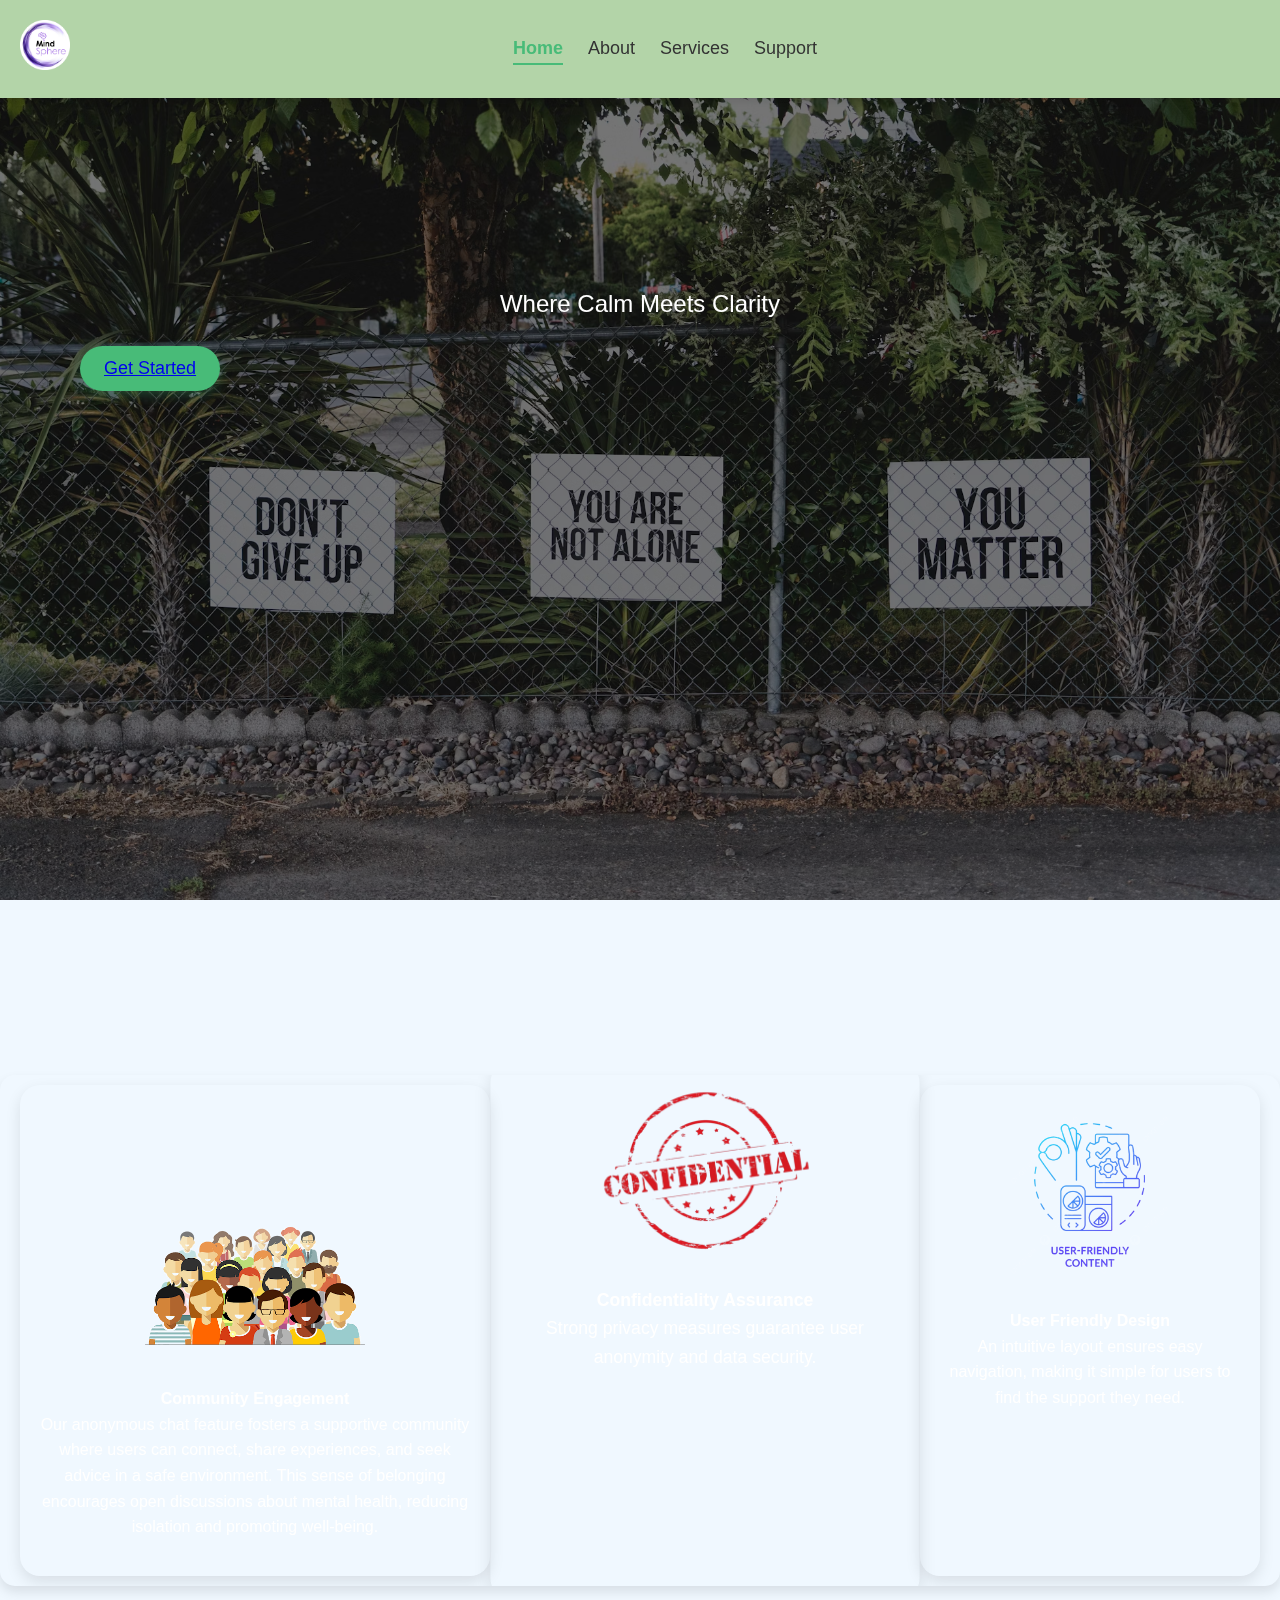
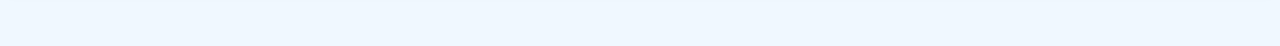
<file: index.html>
<!DOCTYPE html>
<html lang="en">
<head>
    <meta charset="UTF-8">
    <meta name="viewport" content="width=device-width, initial-scale=1.0">
    <title>Mind Sphere</title>
    <link rel="stylesheet" href="styles.css">
</head>
<body>
    <div class="overlay"></div> <!-- Overlay added for background effect -->
    <div class="main-content">
        <!-- Header Section -->
        <header>
            <div class="logo">
                <img src="./photo/mindsphere.png" alt="Mind Sphere Logo">
            </div>
            <nav>
                <ul>
                    <li><a href="#" class="active">Home</a></li>
                    <li><a href="./about.html">About</a></li>
                    <li class="dropdown">
                        <a href="#">Services</a>
                        <ul class="dropdown-content">
                            <li><a href="./informationhub.html">Information Hub</a></li>
                            <li><a href="./selfassesment.html">Self Assessment</a></li>
                            <li><a href="./peersupport.html">Anonymous Peer Support</a></li>
                        </ul>
                    </li>
                    <li><a href="./support.html">Support</a></li>
                </ul>
            </nav>
        </header>

        <main>
            <div class="hero">
                <div class="tagline">
                    <h2>Where Calm Meets Clarity</h2>
                </div>
                <button class="get-started"><a href="loginsignup.html">Get Started</a></button>
                
            </div>

            <div class="why-us">
                <a href="#">Why Us?</a>
            </div>
            <div class="scrollable-content">
                <div class="scroll-container">
                    <div class="scroll-item">
                        <img src="./photo/community.png" alt="Photo 1">
                        <p><strong>Community Engagement</strong><br> Our anonymous chat feature fosters a supportive community where users can connect, share experiences, and seek advice in a safe environment. This sense of belonging encourages open discussions about mental health, reducing isolation and promoting well-being.</p>
                    </div>
                    
                    <div class="scroll-item">
                        <img src="./photo/confidential.png" alt="Photo 1">
                        <p><strong>Confidentiality Assurance </strong><br> Strong privacy measures guarantee user anonymity and data security.</p>
                    </div>
                    <div class="scroll-item">
                        <img src="./photo/user.png" alt="Photo 1">
                        <p><strong>User Friendly Design </strong><br> An intuitive layout ensures easy navigation, making it simple for users to find the support they need.
                        </p>
                    </div>
                </div>
            </div>
        </main>
    </div> <!-- main-content -->
    <script src="script1.js"></script>
</body>
</html>
</file>
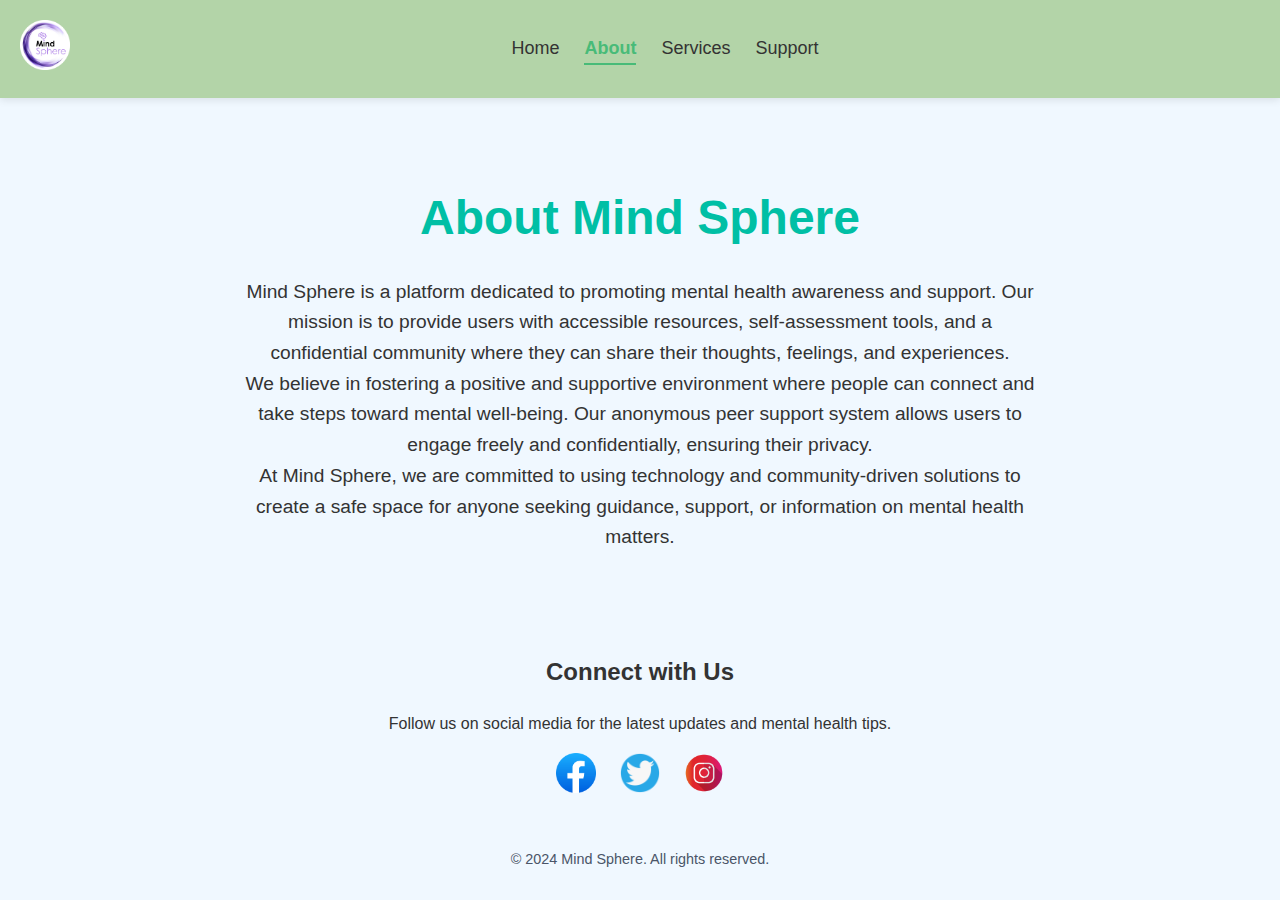
<file: about.html>
<!DOCTYPE html>
<html lang="en">
<head>
    <meta charset="UTF-8">
    <meta name="viewport" content="width=device-width, initial-scale=1.0">
    <title>Mind Sphere - About Us</title>
    <link rel="stylesheet" href="about.css">
</head>
<body>
    <div class="overlay"></div> <!-- Overlay for background effect -->
    <div class="main-content">
        <!-- Header Section -->
        <header>
            <div class="logo">
                <img src="./photo/mindsphere.png" alt="Mind Sphere Logo">
            </div>
            <nav>
                <ul>
                    <li><a href="./index.html" class="#">Home</a></li>
                    <li><a href="#" class="active">About</a></li>
                    <li class="dropdown">
                        <a href="#">Services</a>
                        <ul class="dropdown-content">
                            <li><a href="./informationhub.html">Information Hub</a></li>
                            <li><a href="./selfassesment.html">Self Assessment</a></li>
                            <li><a href="./peersupport.html">Anonymous Peer Support</a></li>
                        </ul>
                    </li>
                    <li><a href="./support.html">Support</a></li>
                </ul>
            </nav>
        </header>

        <!-- About Us Section -->
        <section class="about-us">
            <h1>About Mind Sphere</h1>
            <p>
                Mind Sphere is a platform dedicated to promoting mental health awareness and support. Our mission is to provide users with accessible resources, self-assessment tools, and a confidential community where they can share their thoughts, feelings, and experiences. 
            </p>
            <p>
                We believe in fostering a positive and supportive environment where people can connect and take steps toward mental well-being. Our anonymous peer support system allows users to engage freely and confidentially, ensuring their privacy.
            </p>
            <p>
                At Mind Sphere, we are committed to using technology and community-driven solutions to create a safe space for anyone seeking guidance, support, or information on mental health matters.
            </p>
        </section>

        <!-- Social Media Section -->
        <section class="social-media">
            <h2>Connect with Us</h2>
            <p>Follow us on social media for the latest updates and mental health tips.</p>
            <div class="social-icons">
                <a href="https://facebook.com" target="_blank"><img src="./photo/facebook.png" alt="Facebook"></a>
                <a href="https://twitter.com" target="_blank"><img src="./photo/twitter.png" alt="Twitter"></a>
                <a href="https://instagram.com" target="_blank"><img src="./photo/instagram.png" alt="Instagram"></a>
            </div>
        </section>
    </div>
    <!-- Footer Section -->
    <footer>
      <p>&copy; 2024 Mind Sphere. All rights reserved.</p>
  </footer>
    <script src="script.js"></script>
</body>
</html>
</file>
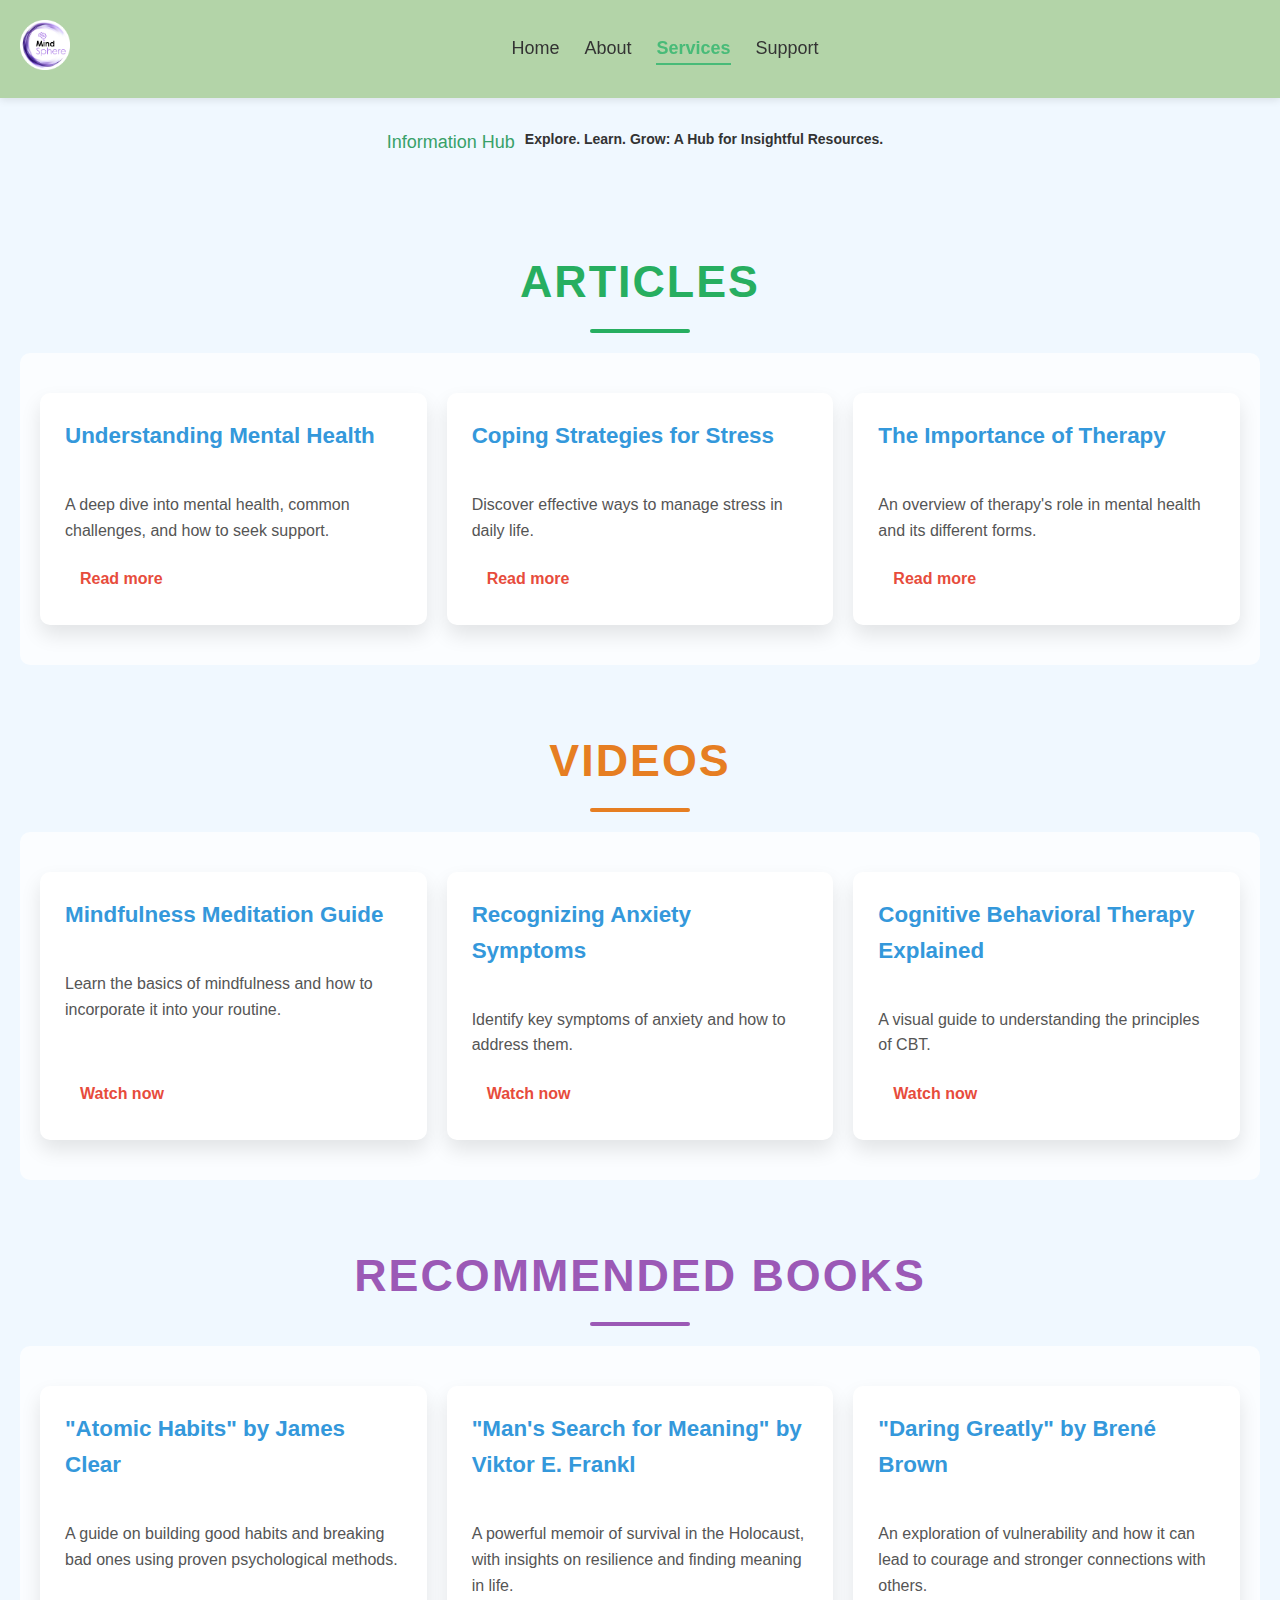
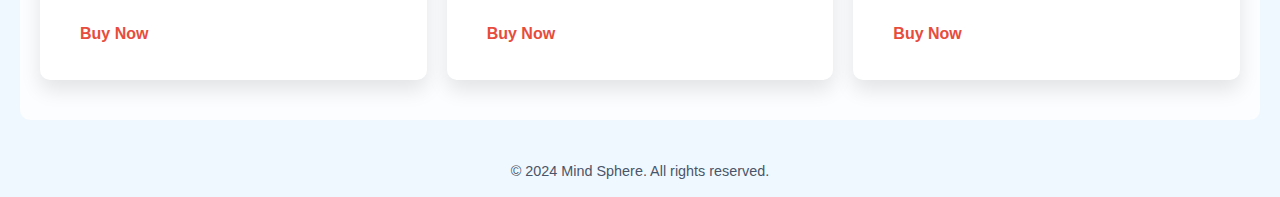
<file: informationhub.html>
<!DOCTYPE html>
<html lang="en">
<head>
    <meta charset="UTF-8">
    <meta name="viewport" content="width=device-width, initial-scale=1.0">
    <title>Resource Library - Mind Sphere</title>
    <link rel="stylesheet" href="information.css"> <!-- Link to your CSS file -->
</head>
<body>
    <!-- Header Section -->
    <header>
        <div class="logo">
            <img src="./photo/mindsphere.png" alt="Mind Sphere Logo">
        </div>
        <nav>
            <ul>
                <li><a href="./index.html" class="#">Home</a></li>
                <li><a href="#">About</a></li>
                <li class="dropdown">
                    <a href="#" class="active">Services</a>
                    <ul class="dropdown-content">
                        <li><a href="./informationhub.html">Information Hub</a></li>
                        <li><a href="./selfassesment.html">Self Assessment</a></li>
                        <li><a href="./peersupport.html">Anonymous Peer Support</a></li>
                    </ul>
                </li>
                <li><a href="./support.html">Support</a></li>
            </ul>
        </nav>
    </header>

    <main>
        <!-- Breadcrumb Navigation -->
        <nav aria-label="breadcrumb">
            <ol class="breadcrumb">
                <li><a href="#">Information Hub<br></a></li>
                <li class="active" aria-current="page">Explore. Learn. Grow: A Hub for Insightful Resources.</li>
            </ol>
        </nav>
        <section class="resources">
            <h2>Articles</h2>
            <div class="card-container">
                <div class="card">
                    <h3>Understanding Mental Health</h3>
                    <p>A deep dive into mental health, common challenges, and how to seek support.</p>
                    <a href="https://www.uchicagomedicine.org/forefront/health-and-wellness-articles/mental-health-awareness-q-and-a">Read more</a>
                </div>
                <div class="card">
                    <h3>Coping Strategies for Stress</h3>
                    <p>Discover effective ways to manage stress in daily life.</p>
                    <a href="https://my.clevelandclinic.org/health/articles/6392-stress-coping-with-lifes-stressors">Read more</a>
                </div>
                <div class="card">
                    <h3>The Importance of Therapy</h3>
                    <p>An overview of therapy's role in mental health and its different forms.</p>
                    <a href="https://mentalhealthyfit.org/facts?gad_source=1&gclid=CjwKCAjw68K4BhAuEiwAylp3kgKEzRRjdjNdrjTkYzPVo5zpJcw57-bT7EVbKQPCLudKf4YakoBl1RoCXoYQAvD_BwE">Read more</a>
                </div>
            </div>
        
            <h2>Videos</h2>
            <div class="card-container">
                <div class="card">
                    <h3>Mindfulness Meditation Guide</h3>
                    <p>Learn the basics of mindfulness and how to incorporate it into your routine.</p>
                    <a href="https://www.youtube.com/watch?v=6p_yaNFSYao&pp=ygUcTWluZGZ1bG5lc3MgTWVkaXRhdGlvbiBHdWlkZQ%3D%3D">Watch now</a>
                </div>
                <div class="card">
                    <h3>Recognizing Anxiety Symptoms</h3>
                    <p>Identify key symptoms of anxiety and how to address them.</p>
                    <a href="https://www.youtube.com/watch?v=tNYrtO0QHVs&pp=ygUcUmVjb2duaXppbmcgQW54aWV0eSBTeW1wdG9tcw%3D%3D">Watch now</a>
                </div>
                <div class="card">
                    <h3>Cognitive Behavioral Therapy Explained</h3>
                    <p>A visual guide to understanding the principles of CBT.</p>
                    <a href="https://www.youtube.com/watch?v=o7dapuggLcs&pp=ygUmQ29nbml0aXZlIEJlaGF2aW9yYWwgVGhlcmFweSBFeHBsYWluZWQ%3D">Watch now</a>
                </div>
            </div>
        
            <h2>Recommended Books</h2>
            <div class="card-container">
                <div class="card">
                    <h3>"Atomic Habits" by James Clear</h3>
                    <p>A guide on building good habits and breaking bad ones using proven psychological methods.</p>
                    <a href="https://www.amazon.com/Atomic-Habits-Proven-Build-Break/dp/0735211299">Buy Now</a>
                </div>
                <div class="card">
                    <h3>"Man's Search for Meaning" by Viktor E. Frankl</h3>
                    <p>A powerful memoir of survival in the Holocaust, with insights on resilience and finding meaning in life.</p>
                    <a href="https://www.amazon.com/Mans-Search-Meaning-Viktor-Frankl-ebook/dp/B009U9S6FI">Buy Now</a>
                </div>
                <div class="card">
                    <h3>"Daring Greatly" by Brené Brown</h3>
                    <p>An exploration of vulnerability and how it can lead to courage and stronger connections with others.</p>
                    <a href="https://www.amazon.com/Daring-Greatly-Courage-Vulnerable-Transforms/dp/1592408419">Buy Now</a>
                </div>    
            </div>
        </section>
    </main>
    <footer>
        <p>&copy; 2024 Mind Sphere. All rights reserved.</p>
    </footer>
</body>
</html>
</file>
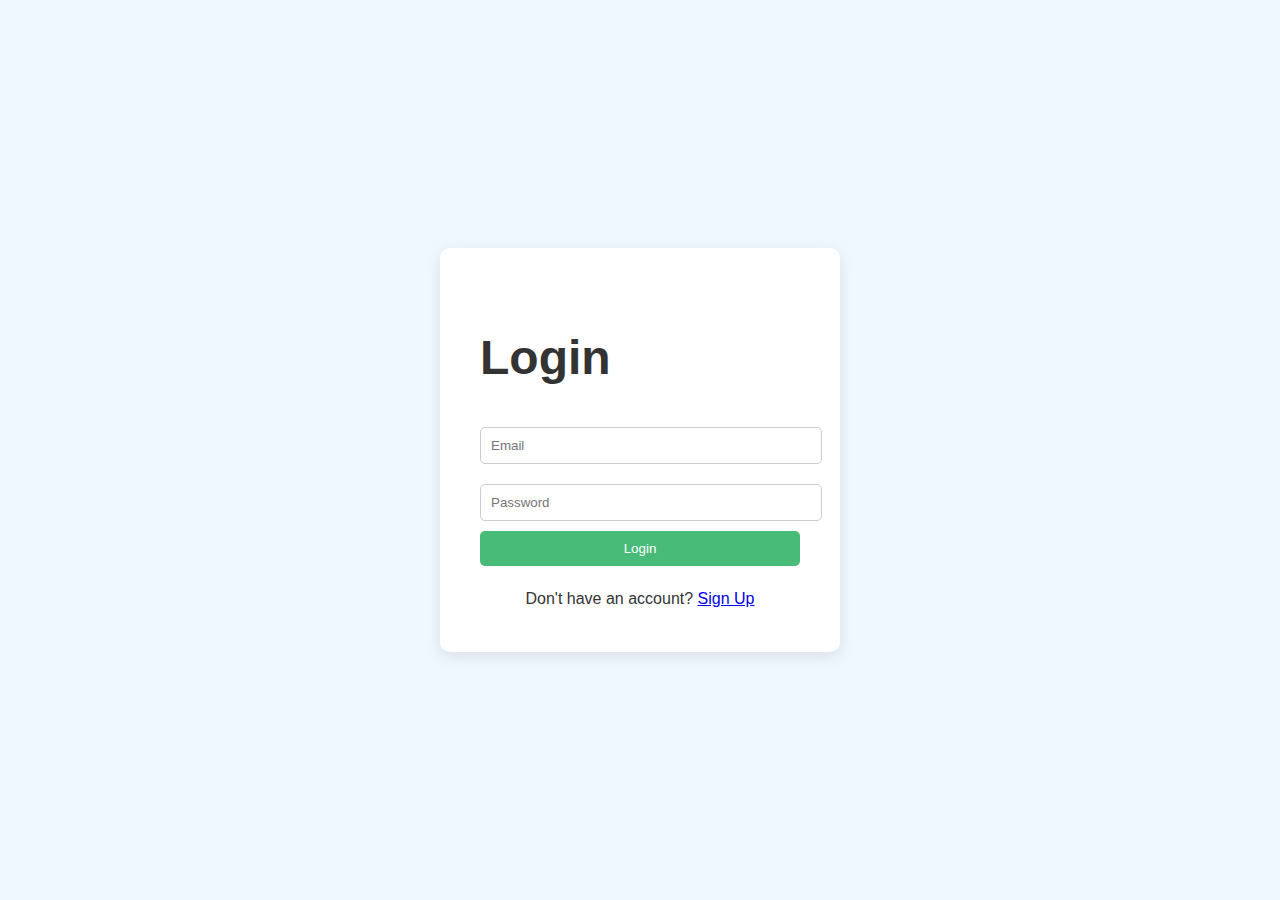
<file: loginsignup.html>
<!DOCTYPE html>
<html lang="en">
<head>
    <meta charset="UTF-8">
    <meta name="viewport" content="width=device-width, initial-scale=1.0">
    <title>Login / Sign Up</title>
    <link rel="stylesheet" href="loginsignup.css">
</head>
<body>
    <div class="container">
        <div class="form-container" id="login-container">
            <form action="#">
                <h1>Login</h1>
                <input type="email" placeholder="Email" required>
                <input type="password" placeholder="Password" required>
                <button type="submit">Login</button>
                <span>Don't have an account? <a href="#" id="toggle">Sign Up</a></span>
            </form>
        </div>
        <div class="form-container" id="signup-container">
            <form action="#">
                <h1>Sign Up</h1>
                <input type="text" placeholder="Full Name" required>
                <input type="email" placeholder="Email" required>
                <input type="password" placeholder="Password" required>
                <button type="submit">Sign Up</button>
                <span>Already have an account? <a href="#" id="toggle-back">Login</a></span>
            </form>
        </div>
    </div>
    <script src="script.js"></script>

</body>
</html>
</file>
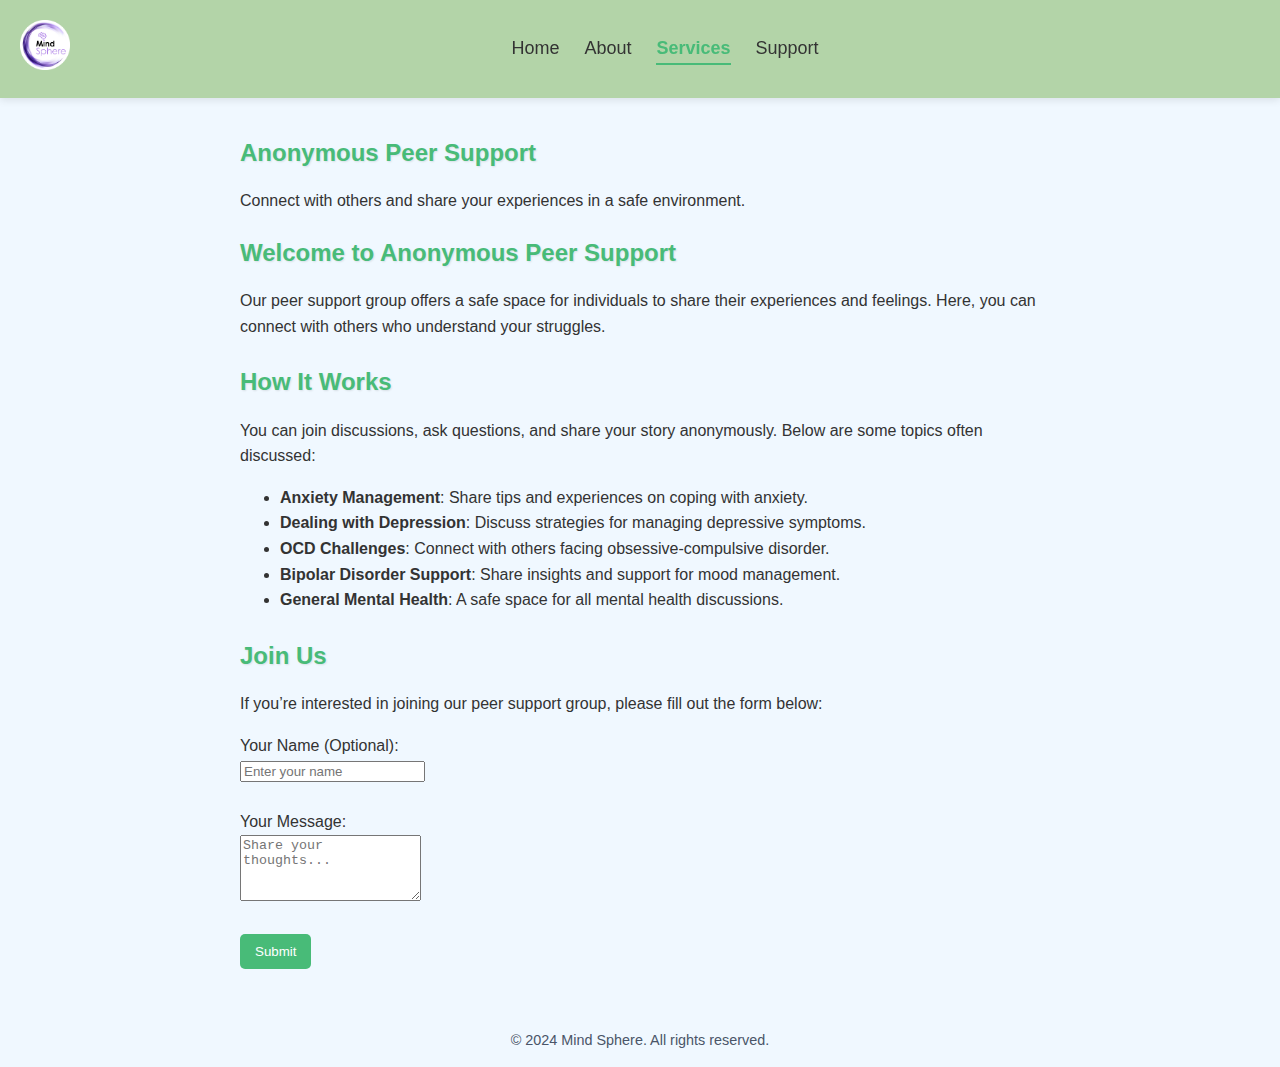
<file: peersupport.html>
<!DOCTYPE html>
<html lang="en">
<head>
    <meta charset="UTF-8">
    <meta name="viewport" content="width=device-width, initial-scale=1.0">
    <title>Resource Library - Mind Sphere</title>
    <link rel="stylesheet" href="peer.css"> <!-- Link to your CSS file -->
    <style>
        /* Notification Styles */
        .notification {
            display: none; /* Hidden by default */
            position: fixed; /* Fixed position */
            bottom: 20px; /* Position from bottom */
            right: 20px; /* Position from right */
            background-color: #48bb78; /* Matching website color */
            color: white; /* White text color */
            padding: 10px 20px; /* Padding around text */
            border-radius: 5px; /* Rounded corners */
            box-shadow: 0 2px 8px rgba(0, 0, 0, 0.2); /* Shadow effect */
            z-index: 1000; /* Ensure it's on top */
            transition: opacity 0.3s ease; /* Fade-in effect */
            opacity: 0; /* Start invisible */
        }

        .notification.show {
            display: block; /* Show when triggered */
            opacity: 1; /* Fully visible */
        }
    </style>
    <script>
        // Function to show a notification message when the form is submitted
        function showSubmissionMessage(event) {
            event.preventDefault(); // Prevent the default form submission

            const notification = document.getElementById('notification');
            notification.classList.add('show'); // Show the notification

            // Remove the notification after 3 seconds
            setTimeout(() => {
                notification.classList.remove('show'); // Hide the notification
            }, 3000);
        }
    </script>
</head>
<body>
    <!-- Header Section -->
    <header>
        <div class="logo">
            <img src="./photo/mindsphere.png" alt="Mind Sphere Logo">
        </div>
        <nav>
            <ul>
                <li><a href="./index.html" class="#">Home</a></li>
                <li><a href="#">About</a></li>
                <li class="dropdown">
                    <a href="#" class="active">Services</a>
                    <ul class="dropdown-content">
                        <li><a href="./informationhub.html">Information Hub</a></li>
                        <li><a href="./selfassesment.html">Self Assessment</a></li>
                        <li><a href="#">Anonymous Peer Support</a></li>
                    </ul>
                </li>
                <li><a href="./support.html">Support</a></li>
            </ul>
        </nav>
    </header>

    <!-- Anonymous Peer Support Section -->
    <main>
        <div class="content">
            <h1 class="highlight-heading">Anonymous Peer Support</h1>
            <p>Connect with others and share your experiences in a safe environment.</p>

            <h2 class="highlight-heading">Welcome to Anonymous Peer Support</h2>
            <p>Our peer support group offers a safe space for individuals to share their experiences and feelings. Here, you can connect with others who understand your struggles.</p>
            
            <h3 class="highlight-heading">How It Works</h3>
            <p>You can join discussions, ask questions, and share your story anonymously. Below are some topics often discussed:</p>
            <ul class="support-list">
                <li><strong>Anxiety Management</strong>: Share tips and experiences on coping with anxiety.</li>
                <li><strong>Dealing with Depression</strong>: Discuss strategies for managing depressive symptoms.</li>
                <li><strong>OCD Challenges</strong>: Connect with others facing obsessive-compulsive disorder.</li>
                <li><strong>Bipolar Disorder Support</strong>: Share insights and support for mood management.</li>
                <li><strong>General Mental Health</strong>: A safe space for all mental health discussions.</li>
            </ul>

            <h3 class="highlight-heading">Join Us</h3>
            <p>If you’re interested in joining our peer support group, please fill out the form below:</p>
            <form onsubmit="showSubmissionMessage(event)"> <!-- Call showSubmissionMessage function on form submission -->
                <label for="name">Your Name (Optional):</label><br>
                <input type="text" id="name" name="name" placeholder="Enter your name"><br><br>
                <label for="message">Your Message:</label><br>
                <textarea id="message" name="message" rows="4" placeholder="Share your thoughts..."></textarea><br><br>
                <button type="submit">Submit</button>
            </form>
        </div>
    </main>

    <!-- Notification Message -->
    <div id="notification" class="notification">
        Your message has been submitted!
    </div>

    <!-- Footer Section -->
    <footer>
        <p>&copy; 2024 Mind Sphere. All rights reserved.</p>
    </footer>
</body>
</html>
</file>
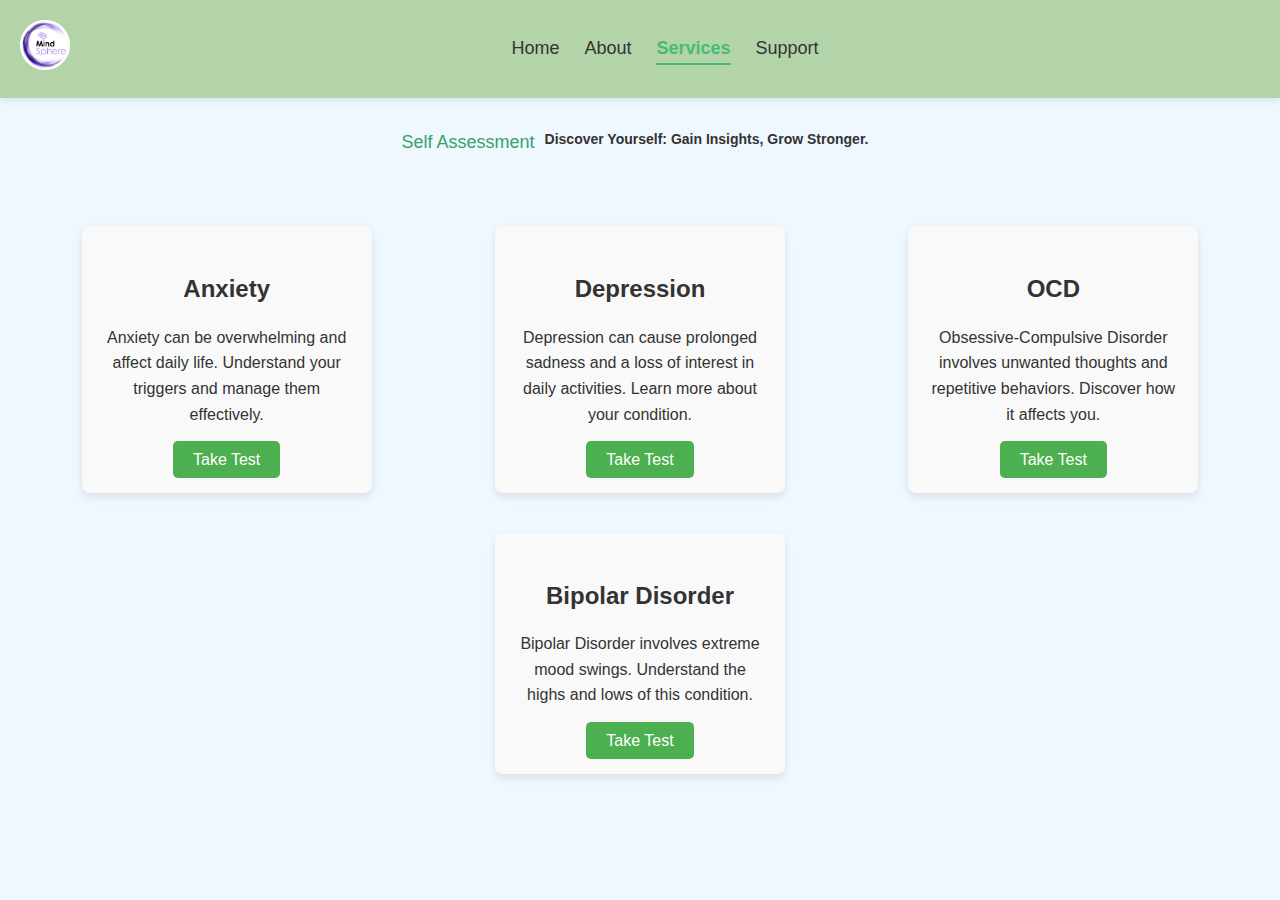
<file: selfassesment.html>
<!DOCTYPE html>
<html lang="en">
<head>
    <meta charset="UTF-8">
    <meta name="viewport" content="width=device-width, initial-scale=1.0">
    <title>Mind Sphere</title>
    <link rel="stylesheet" href="self.css">
</head>
<body>
    <!-- Header Section -->
    <header>
        <div class="logo">
            <img src="./photo/mindsphere.png" alt="Mind Sphere Logo">
        </div>
        <nav>
            <ul>
                <li><a href="./index.html" class="#">Home</a></li>
                <li><a href="#">About</a></li>
                <li class="dropdown">
                    <a href="#" class="active">Services</a>
                    <ul class="dropdown-content">
                        <li><a href="./informationhub.html">Information Hub</a></li>
                        <li><a href="#">Self Assessment</a></li>
                        <li><a href="./peersupport.html">Anonymous Peer Support</a></li>
                    </ul>
                </li>
                <li><a href="./support.html">Support</a></li>
            </ul>
        </nav>
    </header>

    <!-- Main Section -->
    <main>
        <!-- Breadcrumb Navigation -->
        <nav aria-label="breadcrumb">
            <ol class="breadcrumb">
                <li><a href="#">Self Assessment<br></a></li>
                <li class="active" aria-current="page">Discover Yourself: Gain Insights, Grow Stronger.</li>
            </ol>
        </nav>

        <!-- Cards Section -->
        <section class="card-container">
            <div class="card" id="anxiety-card">
                <h3>Anxiety</h3>
                <p>Anxiety can be overwhelming and affect daily life. Understand your triggers and manage them effectively.</p>
                <a href="#" class="take-test-button" onclick="openModal('anxiety-modal')">Take Test</a>
            </div>
            <div class="card" id="depression-card">
                <h3>Depression</h3>
                <p>Depression can cause prolonged sadness and a loss of interest in daily activities. Learn more about your condition.</p>
                <a href="#" class="take-test-button" onclick="openModal('depression-modal')">Take Test</a>
            </div>
            <div class="card" id="ocd-card">
                <h3>OCD</h3>
                <p>Obsessive-Compulsive Disorder involves unwanted thoughts and repetitive behaviors. Discover how it affects you.</p>
                <a href="#" class="take-test-button" onclick="openModal('ocd-modal')">Take Test</a>
            </div>
            <div class="card" id="bipolar-card">
                <h3>Bipolar Disorder</h3>
                <p>Bipolar Disorder involves extreme mood swings. Understand the highs and lows of this condition.</p>
                <a href="#" class="take-test-button" onclick="openModal('bipolar-modal')">Take Test</a>
            </div>
        </section>
    </main>

    <!-- Modals for Each Test -->

    <!-- Anxiety Modal -->
    <div id="anxiety-modal" class="modal">
        <div class="modal-content">
            <span class="close" onclick="closeModal('anxiety-modal')">&times;</span>
            <h3>Anxiety Test</h3>
            <form id="anxiety-form" onsubmit="showResult(event, 'anxiety-result');">
                <p>1. Do you often feel nervous or anxious in social situations?</p>
                <label><input type="radio" name="q1" value="yes"> Yes</label>
                <label><input type="radio" name="q1" value="no"> No</label>
                
                <p>2. Do you experience rapid heartbeats when you're stressed?</p>
                <label><input type="radio" name="q2" value="yes"> Yes</label>
                <label><input type="radio" name="q2" value="no"> No</label>
                
                <p>3. Do you often avoid situations that make you feel anxious?</p>
                <label><input type="radio" name="q3" value="yes"> Yes</label>
                <label><input type="radio" name="q3" value="no"> No</label>
                
                <p>4. Do you find it difficult to control your worry?</p>
                <label><input type="radio" name="q4" value="yes"> Yes</label>
                <label><input type="radio" name="q4" value="no"> No</label>
                
                <p>5. Do you have trouble sleeping because of anxiety?</p>
                <label><input type="radio" name="q5" value="yes"> Yes</label>
                <label><input type="radio" name="q5" value="no"> No</label>
                
                <p>6. Do you feel like you have no control over your emotions during stressful situations?</p>
                <label><input type="radio" name="q6" value="yes"> Yes</label>
                <label><input type="radio" name="q6" value="no"> No</label>
                
                <p>7. Do you feel tense or on edge most of the time?</p>
                <label><input type="radio" name="q7" value="yes"> Yes</label>
                <label><input type="radio" name="q7" value="no"> No</label>
                
                <p>8. Do you frequently have feelings of panic or dread?</p>
                <label><input type="radio" name="q8" value="yes"> Yes</label>
                <label><input type="radio" name="q8" value="no"> No</label>
                
                <p>9. Do you often feel physically exhausted after being anxious?</p>
                <label><input type="radio" name="q9" value="yes"> Yes</label>
                <label><input type="radio" name="q9" value="no"> No</label>
                
                <p>10. Do you experience stomach issues related to anxiety?</p>
                <label><input type="radio" name="q10" value="yes"> Yes</label>
                <label><input type="radio" name="q10" value="no"> No</label>
                
                <button type="submit">Submit</button>
            </form>
            <div id="anxiety-result" style="display:none;">
                <h4>Test Result:</h4>
                <p>Your responses indicate that you may have anxiety. It’s advisable to seek professional help.</p>
                <!-- Image included in the result -->
      <img id="result-image" src="./photo/anxiety.png" alt="Test Result Image">
                <button onclick="closeModal('anxiety-modal')">Close</button>
            </div>
        </div>
    </div>

    <!-- Depression Modal -->
    <div id="depression-modal" class="modal">
        <div class="modal-content">
            <span class="close" onclick="closeModal('depression-modal')">&times;</span>
            <h3>Depression Test</h3>
            <form id="depression-form" onsubmit="showResult(event, 'depression-result');">
                <p>1. Do you experience prolonged sadness for weeks or months?</p>
                <label><input type="radio" name="q1" value="yes"> Yes</label>
                <label><input type="radio" name="q1" value="no"> No</label>
                
                <p>2. Do you feel a loss of interest in activities you once enjoyed?</p>
                <label><input type="radio" name="q2" value="yes"> Yes</label>
                <label><input type="radio" name="q2" value="no"> No</label>
                
                <p>3. Do you have trouble concentrating or making decisions?</p>
                <label><input type="radio" name="q3" value="yes"> Yes</label>
                <label><input type="radio" name="q3" value="no"> No</label>
                
                <p>4. Do you experience fatigue or lack of energy?</p>
                <label><input type="radio" name="q4" value="yes"> Yes</label>
                <label><input type="radio" name="q4" value="no"> No</label>
                
                <p>5. Do you have trouble sleeping or sleeping too much?</p>
                <label><input type="radio" name="q5" value="yes"> Yes</label>
                <label><input type="radio" name="q5" value="no"> No</label>
                
                <p>6. Do you often feel worthless or guilty?</p>
                <label><input type="radio" name="q6" value="yes"> Yes</label>
                <label><input type="radio" name="q6" value="no"> No</label>
                
                <p>7. Do you feel like your life has no purpose?</p>
                <label><input type="radio" name="q7" value="yes"> Yes</label>
                <label><input type="radio" name="q7" value="no"> No</label>
                
                <p>8. Have you experienced weight loss or gain recently?</p>
                <label><input type="radio" name="q8" value="yes"> Yes</label>
                <label><input type="radio" name="q8" value="no"> No</label>
                
                <p>9. Do you have thoughts of self-harm or suicide?</p>
                <label><input type="radio" name="q9" value="yes"> Yes</label>
                <label><input type="radio" name="q9" value="no"> No</label>
                
                <p>10. Do you feel like you can’t see a way forward in your life?</p>
                <label><input type="radio" name="q10" value="yes"> Yes</label>
                <label><input type="radio" name="q10" value="no"> No</label>
                
                <button type="submit">Submit</button>
            </form>
            <div id="depression-result" style="display:none;">
                <h4>Test Result:</h4>
                <p>Your responses indicate that you may be experiencing depression. Consider reaching out for support.</p>
                <!-- Image included in the result -->
      <img id="result-image" src="./photo/depression.jpg" alt="Test Result Image" style="max-width: 100%; height: auto;">
                <button onclick="closeModal('depression-modal')">Close</button>
            </div>
        </div>
    </div>

    <!-- OCD Modal -->
    <div id="ocd-modal" class="modal">
        <div class="modal-content">
            <span class="close" onclick="closeModal('ocd-modal')">&times;</span>
            <h3>OCD Test</h3>
            <form id="ocd-form" onsubmit="showResult(event, 'ocd-result');">
                <p>1. Do you have repetitive thoughts or urges that you can’t control?</p>
                <label><input type="radio" name="q1" value="yes"> Yes</label>
                <label><input type="radio" name="q1" value="no"> No</label>
                
                <p>2. Do you perform certain behaviors or rituals to relieve anxiety?</p>
                <label><input type="radio" name="q2" value="yes"> Yes</label>
                <label><input type="radio" name="q2" value="no"> No</label>
                
                <p>3. Do you find that your compulsions interfere with daily life?</p>
                <label><input type="radio" name="q3" value="yes"> Yes</label>
                <label><input type="radio" name="q3" value="no"> No</label>
                
                <p>4. Do you often think about the same things repeatedly?</p>
                <label><input type="radio" name="q4" value="yes"> Yes</label>
                <label><input type="radio" name="q4" value="no"> No</label>
                
                <p>5. Do you feel driven to perform certain actions even if you don’t want to?</p>
                <label><input type="radio" name="q5" value="yes"> Yes</label>
                <label><input type="radio" name="q5" value="no"> No</label>
                
                <p>6. Do you often worry that something terrible will happen if you don’t do something?</p>
                <label><input type="radio" name="q6" value="yes"> Yes</label>
                <label><input type="radio" name="q6" value="no"> No</label>
                
                <p>7. Do you spend a lot of time thinking about your compulsions?</p>
                <label><input type="radio" name="q7" value="yes"> Yes</label>
                <label><input type="radio" name="q7" value="no"> No</label>
                
                <p>8. Do you often feel anxious if you can’t perform your rituals?</p>
                <label><input type="radio" name="q8" value="yes"> Yes</label>
                <label><input type="radio" name="q8" value="no"> No</label>
                
                <p>9. Do you find it hard to concentrate because of your thoughts?</p>
                <label><input type="radio" name="q9" value="yes"> Yes</label>
                <label><input type="radio" name="q9" value="no"> No</label>
                
                <p>10. Do you often feel embarrassed about your thoughts or behaviors?</p>
                <label><input type="radio" name="q10" value="yes"> Yes</label>
                <label><input type="radio" name="q10" value="no"> No</label>
                
                <button type="submit">Submit</button>
            </form>
            <div id="ocd-result" style="display:none;">
                <h4>Test Result:</h4>
                <p>Your responses suggest that you may have OCD. It may be beneficial to seek professional guidance.</p>
                <!-- Image included in the result -->
      <img id="result-image" src="./photo/ocd.png" alt="Test Result Image" style="max-width: 100%; height: auto;">
                <button onclick="closeModal('ocd-modal')">Close</button>
            </div>
        </div>
    </div>

    <!-- Bipolar Modal -->
    <div id="bipolar-modal" class="modal">
        <div class="modal-content">
            <span class="close" onclick="closeModal('bipolar-modal')">&times;</span>
            <h3>Bipolar Disorder Test</h3>
            <form id="bipolar-form" onsubmit="showResult(event, 'bipolar-result');">
                <p>1. Do you experience extreme mood swings?</p>
                <label><input type="radio" name="q1" value="yes"> Yes</label>
                <label><input type="radio" name="q1" value="no"> No</label>
                
                <p>2. Do you feel very energetic or euphoric for long periods?</p>
                <label><input type="radio" name="q2" value="yes"> Yes</label>
                <label><input type="radio" name="q2" value="no"> No</label>
                
                <p>3. Do you have periods of deep sadness or hopelessness?</p>
                <label><input type="radio" name="q3" value="yes"> Yes</label>
                <label><input type="radio" name="q3" value="no"> No</label>
                
                <p>4. Do you experience changes in sleep patterns?</p>
                <label><input type="radio" name="q4" value="yes"> Yes</label>
                <label><input type="radio" name="q4" value="no"> No</label>
                
                <p>5. Do you engage in risky behaviors during your high periods?</p>
                <label><input type="radio" name="q5" value="yes"> Yes</label>
                <label><input type="radio" name="q5" value="no"> No</label>
                
                <p>6. Do you feel like you have more energy than usual during manic phases?</p>
                <label><input type="radio" name="q6" value="yes"> Yes</label>
                <label><input type="radio" name="q6" value="no"> No</label>
                
                <p>7. Do you find it hard to maintain relationships during mood swings?</p>
                <label><input type="radio" name="q7" value="yes"> Yes</label>
                <label><input type="radio" name="q7" value="no"> No</label>
                
                <p>8. Have you noticed changes in your appetite during mood changes?</p>
                <label><input type="radio" name="q8" value="yes"> Yes</label>
                <label><input type="radio" name="q8" value="no"> No</label>
                
                <p>9. Do you have periods where you feel irritable or angry?</p>
                <label><input type="radio" name="q9" value="yes"> Yes</label>
                <label><input type="radio" name="q9" value="no"> No</label>
                
                <p>10. Do you often feel disconnected from reality during your highs or lows?</p>
                <label><input type="radio" name="q10" value="yes"> Yes</label>
                <label><input type="radio" name="q10" value="no"> No</label>
                
                <button type="submit">Submit</button>
            </form>
            <div id="bipolar-result" style="display:none;">
                <h4>Test Result:</h4>
                <p>Your answers suggest that you may experience symptoms of bipolar disorder. It's important to consult with a mental health professional.</p>
                <!-- Image included in the result -->
      <img id="result-image" src="./photo/bpd.png" alt="Test Result Image" style="max-width: 100%; height: auto;">
                <button onclick="closeModal('bipolar-modal')">Close</button>
            </div>
        </div>
    </div>
    <script src="self.js"></script>
  
</body>
</html>
</file>
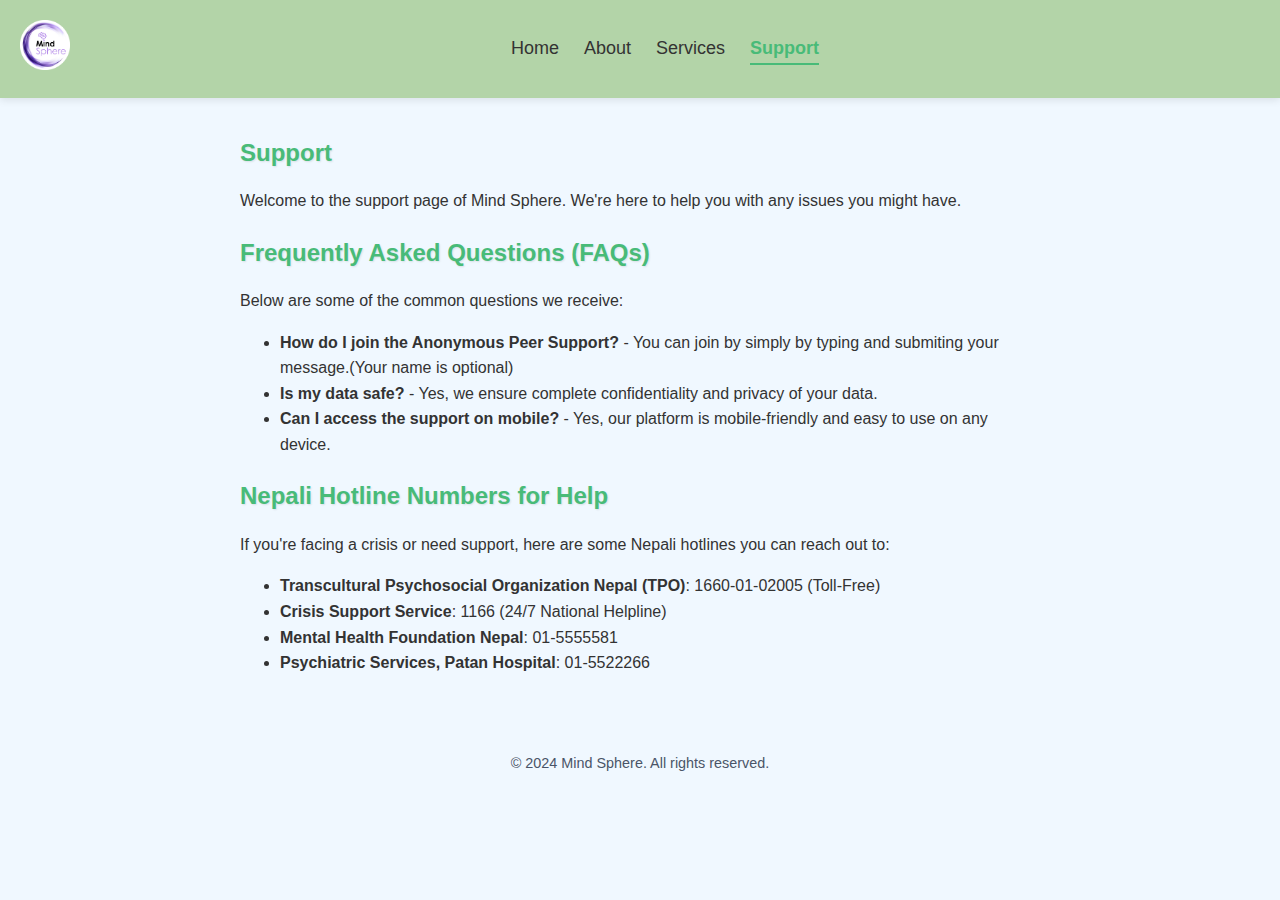
<file: support.html>
<!DOCTYPE html>
<html lang="en">
<head>
    <meta charset="UTF-8">
    <meta name="viewport" content="width=device-width, initial-scale=1.0">
    <title>Mind Sphere - Support</title>
    <link rel="stylesheet" href="support.css"> <!-- Link to support.css -->
</head>
<body>
    <div class="overlay"></div> <!-- Overlay for background effect -->
    <div class="main-content">
        <!-- Header Section -->
        <header>
            <div class="logo">
                <img src="./photo/mindsphere.png" alt="Mind Sphere Logo">
            </div>
            <nav>
                <ul>
                    <li><a href="./index.html" class="#">Home</a></li>
                    <li><a href="./about.html" class="#">About</a></li>
                    <li class="dropdown">
                        <a href="#">Services</a>
                        <ul class="dropdown-content">
                            <li><a href="./informationhub.html">Information Hub</a></li>
                            <li><a href="./selfassesment.html">Self Assessment</a></li>
                            <li><a href="./peersupport.html">Anonymous Peer Support</a></li>
                        </ul>
                    </li>
                    <li><a href="./support.html" class="active">Support</a></li>
                </ul>
            </nav>
        </header>

        <!-- Main Support Section -->
        <main>
            <h1 class="highlight-heading">Support</h1>
            <p>Welcome to the support page of Mind Sphere. We're here to help you with any issues you might have.</p>

            <h2 class="highlight-heading">Frequently Asked Questions (FAQs)</h2>
            <p>Below are some of the common questions we receive:</p>
            <ul class="support-list">
                <li><strong>How do I join the Anonymous Peer Support?</strong> - You can join by simply by typing and submiting your message.(Your name is optional)</li>
                <li><strong>Is my data safe?</strong> - Yes, we ensure complete confidentiality and privacy of your data.</li>
                <li><strong>Can I access the support on mobile?</strong> - Yes, our platform is mobile-friendly and easy to use on any device.</li>
            </ul>

            <h2 class="highlight-heading">Nepali Hotline Numbers for Help</h2>
            <p>If you're facing a crisis or need support, here are some Nepali hotlines you can reach out to:</p>
            <ul class="hotline-list">
                <li><strong>Transcultural Psychosocial Organization Nepal (TPO)</strong>: 1660-01-02005 (Toll-Free)</li>
                <li><strong>Crisis Support Service</strong>: 1166 (24/7 National Helpline)</li>
                <li><strong>Mental Health Foundation Nepal</strong>: 01-5555581</li>
                <li><strong>Psychiatric Services, Patan Hospital</strong>: 01-5522266</li>
            </ul>
        </main>

        <!-- Footer Section -->
        <footer>
            <p>&copy; 2024 Mind Sphere. All rights reserved.</p>
        </footer>
    </div>
</body>
</html>
</file>
<file: styles.css>
/* General Styles */
body {
    font-family: 'Poppins', sans-serif; /* Friendly and clean */
    margin: 0;
    padding: 0;
    box-sizing: border-box;
    background-color: #f0f8ff; /* Soft muted blue for relaxation */
    color: #333333; /* Dark gray for easy readability */
    line-height: 1.6;

    background-image: url('./photo/ground.avif');
    background-size: cover;
    background-position: center;
    background-repeat: no-repeat;
    background-attachment: fixed;
}

.overlay {
    position: fixed;
    top: 0;
    left: 0;
    width: 100%;
    height: 100%;
    background-color: rgba(0, 0, 0, 0.5); /* Adjust the last value (0.5) for opacity */
    z-index: -1;
}

/* Header Section */
header {
    display: flex;
    justify-content: center; /* Keep logo on the left and nav centered */
    align-items: center;
    padding: 20px;
    background-color: #b3d4a8;
    box-shadow: 0 2px 8px rgba(0, 0, 0, 0.1);
    position: sticky;
    top: 0;
    z-index: 1000;
}

.logo img {
    width: 50px;
    height: 50px;
    transition: transform 0.3s ease-in-out;
}

.logo img:hover {
    transform: scale(1.1); /* Subtle zoom on hover */
}

nav {
    flex-grow: 1; /* Allow nav to grow and take available space */
    display: flex;
    justify-content: center; /* Center the nav links */
}

nav ul {
    list-style: none;
    display: flex; /* Keep the list items in a row */
    gap: 25px; /* Space between items */
    padding: 0; /* Remove default padding */
    margin: 0; /* Remove default margin */
    justify-content: center;
}

nav ul li {
    position: relative;
}

nav a {
    text-decoration: none;
    color: #333333;
    font-size: 18px;
    font-weight: 500;
    position: relative;
    padding-bottom: 5px; /* Adjust to give space for the line */
    transition: color 0.3s ease-in-out;
}

nav a.active {
    color: #48bb78; /* Change color for the active link */
    font-weight: bold; /* Make the active link bold */
    border-bottom: 2px solid #48bb78; /* Add an underline effect */
}

nav a:hover {
    color: #6b7280; /* Slight darkening on hover */
}

/* Line Animation on Hover */
nav a::after {
    content: '';
    position: absolute;
    left: 0;
    bottom: 0; /* Position the line at the bottom of the link */
    width: 0; /* Start with zero width */
    height: 2px; /* Line height */
    background-color: #48bb78; /* Line color */
    transition: width 0.4s ease-in-out; /* Smooth transition for hover in/out */
}

nav a:hover::after {
    width: 100%; /* Expand the line to full width on hover */
}

/* Updated Dropdown Menu Styles */
nav ul li .dropdown-content {
    display: none; /* Initially hidden */
    position: absolute;
    top: 100%; /* Position directly below the menu */
    left: 0; /* Align with the left side */
    background-color: #e6eaf8; /* Light lavender background */
    box-shadow: 0 8px 16px rgba(0, 0, 0, 0.15); /* Slight shadow for a modern look */
    z-index: 1;
    opacity: 0;
    transform: translateY(-10px); /* Start slightly above */
    transition: opacity 0.4s ease, transform 0.4s ease; /* Smooth fade and slide-in */
    border-radius: 8px; /* Rounded corners */
    padding: 10px 0; /* Space inside the dropdown */
    white-space: nowrap; /* Prevent line breaks in dropdown items */
}

/* Show dropdown when parent li is hovered */
nav ul li:hover .dropdown-content {
    display: block; /* Show dropdown */
    opacity: 1;
    animation: slideDown 0.4s ease forwards; /* Apply slide-down animation */
}

/* Dropdown animation */
@keyframes slideDown {
    0% {
        opacity: 0;
        transform: translateY(-10px);
    }
    100% {
        opacity: 1;
        transform: translateY(0);
    }
}

/* Dropdown items */
.dropdown-content li {
    padding: 10px 20px; /* Add padding for more clickable area */
    transition: background-color 0.3s ease; /* Smooth hover effect */
}

.dropdown-content li a {
    text-decoration: none;
    color: #333333;
    display: block; /* Make the whole area clickable */
    font-size: 16px;
    padding: 10px 0; /* Ensure padding around the text */
}

.dropdown-content li:hover {
    background-color: #ffd1a9; /* Muted peach hover effect */
}

.dropdown-content li:first-child {
    border-top-left-radius: 8px;
    border-top-right-radius: 8px;
}

.dropdown-content li:last-child {
    border-bottom-left-radius: 8px;
    border-bottom-right-radius: 8px;
}

/* Main Hero Section */
.hero {
    display: flex;
    justify-content: space-between; /* Space between elements */
    align-items: center;
    padding: 80px;
    
    animation: fadeIn 2s ease-in-out;
    position: relative; /* Relative positioning for absolute tagline */
}

@keyframes fadeIn {
    from { opacity: 0; }
    to { opacity: 1; }
}

.hero h1 {
    font-size: 48px;
    color: #333333;
    margin-bottom: 20px;
}

.hero p {
    font-size: 20px;
    color: #4a5568;
    margin-bottom: 30px;
    max-width: 500px;
}

.get-started {
    margin-top: 15%;
    padding: 12px 24px;
    font-size: 18px;
    border-radius: 25px;
    border: none;
    background-color: #48bb78; /* Relaxing green */
    color: white;
    cursor: pointer;
    transition: background-color 0.3s ease-in-out, transform 0.3s ease-in-out;
    box-shadow: 0 4px 12px rgba(72, 187, 120, 0.3); /* Gentle shadow */
}

.get-started:hover {
    background-color: #38a169; /* Darker green on hover */
    transform: scale(1.05); /* Subtle zoom */
}

.picture {
    flex: 0 0 350px; /* Set a specific width (adjust as needed) */
    transition: transform 0.5s ease-in-out; /* Smooth transition for the container */
}

.picture img {
    width: 100%; /* Make the image take full width of the container */
    height: auto; /* Maintain aspect ratio */
    object-fit: cover; /* Ensures the image covers the container without stretching */
    transition: transform 0.5s ease-in-out; /* Smooth transition for the image */
    border-radius: 50px;
}

.picture:hover img {
    transform: scale(1.05); /* Zoom in on hover */
}

/* Tagline Styles */
.tagline {
    position: absolute; /* Position the tagline absolutely */
    top: 50%; /* Center the tagline vertically */
    left: 50%; /* Center the tagline horizontally */
    transform: translate(-50%, -50%); /* Offset by half its width and height to truly center */
    text-align: center;
    margin: 20px 0; /* Adjusts spacing above and below the tagline */
    animation: fadeBounce 4s ease-in-out infinite; /* Apply the fade and bounce animation */
}

.tagline h2 {
    font-size: 24px; /* Adjust the size as needed */
    color: white; /* Ensure the text color matches your design */
    font-weight: 500; /* Adjusts the font weight */
    transition: color 0.5s ease; /* Smooth transition for color changes */
}

/* Add this class to apply the color change effect */
.tagline h2:hover {
    color: #48bb78; /* Change to relaxing green on hover */
}

/* Keyframes for bounce animation */
@keyframes fadeBounce {
    0%, 100% {
        opacity: 0.5;
        transform: translate(-50%, -50%) scale(1);
    }
    50% {
        opacity: 1;
        transform: translate(-50%, -50%) scale(1.05);
    }
}

/* Scroll Animations for "Why Us" Section */
.why-us {
    margin-top: 40%;
    text-align: center;
    opacity: 0;
    animation: slideIn 2s ease-in-out forwards;
}

@keyframes slideIn {
    from { opacity: 0; transform: translateY(30px); }
    to { opacity: 1; transform: translateY(0); }
}

.why-us a {
    font-size: 20px;
    text-decoration: underline;
    color: #48bb78;
    transition: color 0.3s ease-in-out;
}

.why-us a:hover {
    color: #38a169; /* Darker green on hover */
}

@keyframes fadeInUp {
    0% {
        opacity: 0;
        transform: translateY(30px);
    }
    100% {
        opacity: 1;
        transform: translateY(0);
    }
}

@keyframes scaleUp {
    0% {
        transform: scale(0.9);
        opacity: 0;
    }
    100% {
        transform: scale(1);
        opacity: 1;
    }
}

.scrollable-content {
    position: relative;
    margin: 40px 0;
    text-align: center;
    padding: 20px 0;
    background: transparent;
    animation: fadeInUp 0.8s ease-out;
}

.scroll-container {
    display: flex;
    overflow: hidden;
    scroll-behavior: smooth;
    padding: 10px;
    border-radius: 15px;
    box-shadow: 0 6px 12px rgba(0, 0, 0, 0.1);
    animation: fadeInUp 2s ease-out;
    background: transparent;
}

.scroll-item {
    min-width: 300px;
    margin: 0 10px;
    padding: 20px;
    border-radius: 20px;
    box-shadow: 0 6px 15px rgba(0, 0, 0, 0.1);
    transition: transform 1s ease, box-shadow 0.3s ease, border 0.3s ease;
    animation: scaleUp 0.6s ease-in-out, bounce 2s infinite, glow 3s ease-in-out infinite;
    background: transparent;
    color: white; /* Changed text color to white */
}



.scroll-item:hover {
    transform: scale(1.9);
    box-shadow: 0 8px 20px rgba(0, 0, 0, 0.2); 
    border: 2px solid #38a169;
}

.scroll-item:nth-child(2) {
    min-width: 350px;
    transform: scale(1.1);
    border: none;
}
.scroll-item:nth-child(2):hover{
    transform: scale(1.9);
    box-shadow: 0 8px 20px rgba(0, 0, 0, 0.2); 
    border: 2px solid #38a169;
}



.scroll-item img {
    width: 60%;
    height: auto;
    border-radius: 20px;
    transition: opacity 0.3s ease;
}

.scroll-item img:hover {
    opacity: 2;
}

.scroll-btn {
    position: absolute;
    top: 50%;
    transform: translateY(-50%);
    background-color: #48bb78;
    border: none;
    cursor: pointer;
    font-size: 24px;
    color: white;
    padding: 10px;
    border-radius: 50%;
    box-shadow: 0 4px 8px rgba(0, 0, 0, 0.2);
    transition: background-color 0.3s ease, box-shadow 0.3s ease;
}

.scroll-btn:hover {
    background-color: #38a169;
    box-shadow: 0 6px 12px rgba(0, 0, 0, 0.3);
}

.scroll-btn.left {
    left: 10px;
}

.scroll-btn.right {
    right: 10px;
}

@keyframes bounce {
    0%, 20%, 50%, 80%, 100% {
        transform: translateY(0);
    }
    40% {
        transform: translateY(-10px);
    }
    60% {
        transform: translateY(-5px);
    }
}

@keyframes glow {
    0% {
        box-shadow: 0 0 10px rgba(72, 187, 120, 0.4);
    }
    50% {
        box-shadow: 0 0 20px rgba(72, 187, 120, 0.8);
    }
    100% {
        box-shadow: 0 0 10px rgba(72, 187, 120, 0.4);
    }
}
</file>
<file: about.css>
/* General Styles */
body {
  font-family: 'Poppins', sans-serif; /* Friendly and clean */
  margin: 0;
  padding: 0;
  box-sizing: border-box;
  background-color: #f0f8ff; /* Soft muted blue for relaxation */
  color: #333333; /* Dark gray for easy readability */
  line-height: 1.6;
}

/* Header Section */
header {
  display: flex;
  justify-content: center; /* Keep logo on the left and nav centered */
  align-items: center;
  padding: 20px;
  background-color: #b3d4a8;
  box-shadow: 0 2px 8px rgba(0, 0, 0, 0.1);
  position: sticky;
  top: 0;
  z-index: 1000;
}

.logo img {
  width: 50px;
  height: 50px;
  transition: transform 0.3s ease-in-out;
}

.logo img:hover {
  transform: scale(1.1); /* Subtle zoom on hover */
}

nav {
  flex-grow: 1; /* Allow nav to grow and take available space */
  display: flex;
  justify-content: center; /* Center the nav links */
}

nav ul {
  list-style: none;
  display: flex; /* Keep the list items in a row */
  gap: 25px; /* Space between items */
  padding: 0; /* Remove default padding */
  margin: 0; /* Remove default margin */
  justify-content: center;
}

nav ul li {
  position: relative;
}

nav a {
  text-decoration: none;
  color: #333333;
  font-size: 18px;
  font-weight: 500;
  position: relative;
  padding-bottom: 5px; /* Adjust to give space for the line */
  transition: color 0.3s ease-in-out;
}

nav a.active {
  color: #48bb78; /* Change color for the active link */
  font-weight: bold; /* Make the active link bold */
  border-bottom: 2px solid #48bb78; /* Add an underline effect */
}

nav a:hover {
  color: #6b7280; /* Slight darkening on hover */
}

/* Line Animation on Hover */
nav a::after {
  content: '';
  position: absolute;
  left: 0;
  bottom: 0; /* Position the line at the bottom of the link */
  width: 0; /* Start with zero width */
  height: 2px; /* Line height */
  background-color: #48bb78; /* Line color */
  transition: width 0.4s ease-in-out; /* Smooth transition for hover in/out */
}

nav a:hover::after {
  width: 100%; /* Expand the line to full width on hover */
}

/* Updated Dropdown Menu Styles */
nav ul li .dropdown-content {
  display: none; /* Initially hidden */
  position: absolute;
  top: 100%; /* Position directly below the menu */
  left: 0; /* Align with the left side */
  background-color: #e6eaf8; /* Light lavender background */
  box-shadow: 0 8px 16px rgba(0, 0, 0, 0.15); /* Slight shadow for a modern look */
  z-index: 1;
  opacity: 0;
  transform: translateY(-10px); /* Start slightly above */
  transition: opacity 0.4s ease, transform 0.4s ease; /* Smooth fade and slide-in */
  border-radius: 8px; /* Rounded corners */
  padding: 10px 0; /* Space inside the dropdown */
  white-space: nowrap; /* Prevent line breaks in dropdown items */
}

/* Show dropdown when parent li is hovered */
nav ul li:hover .dropdown-content {
  display: block; /* Show dropdown */
  opacity: 1;
  animation: slideDown 0.4s ease forwards; /* Apply slide-down animation */
}

/* Dropdown animation */
@keyframes slideDown {
  0% {
      opacity: 0;
      transform: translateY(-10px);
  }
  100% {
      opacity: 1;
      transform: translateY(0);
  }
}

/* Dropdown items */
.dropdown-content li {
  padding: 10px 20px; /* Add padding for more clickable area */
  transition: background-color 0.3s ease; /* Smooth hover effect */
}

.dropdown-content li a {
  text-decoration: none;
  color: #333333;
  display: block; /* Make the whole area clickable */
  font-size: 16px;
  padding: 10px 0; /* Ensure padding around the text */
}

.dropdown-content li:hover {
  background-color: #ffd1a9; /* Muted peach hover effect */
}

.dropdown-content li:first-child {
  border-top-left-radius: 8px;
  border-top-right-radius: 8px;
}

.dropdown-content li:last-child {
  border-bottom-left-radius: 8px;
  border-bottom-right-radius: 8px;
}

/* yo bhanda tala edit garne */
/* About Us Section */
.about-us {
  padding: 50px;
  text-align: center;
  animation: fadeInUp 1.5s ease;
}

.about-us h1 {
  font-size: 3rem;
  margin-bottom: 20px;
  color: #00bfa5;
}

.about-us p {
  font-size: 1.2rem;
  line-height: 1.6;
  max-width: 800px;
  margin: 0 auto;
  animation: fadeInUp 2s ease;
}

/* Social Media Section */
.social-media {
  margin-top: 50px;
  text-align: center;
  animation: bounceIn 2.5s ease;
}

.social-media a {
  margin: 0 10px;
  text-decoration: none;
  color: #f2f2f2;
  font-size: 2rem;
  transition: color 0.3s ease, transform 0.4s ease;
}

.social-media a:hover {
  color: #00bfa5;
  transform: scale(1.2);
}

.social-icons img {
  width: 40px;  /* Adjust image width */
  height: 40px; /* Adjust image height */
  transition: transform 0.3s ease;
}

.social-icons img:hover {
  transform: scale(1.1); /* Slight zoom effect on hover */
}

/* Keyframe Animations */
@keyframes fadeIn {
  from {
      opacity: 0;
  }
  to {
      opacity: 1;
  }
}

@keyframes fadeInUp {
  from {
      opacity: 0;
      transform: translateY(20px);
  }
  to {
      opacity: 1;
      transform: translateY(0);
  }
}

@keyframes slideIn {
  from {
      transform: translateX(-100%);
  }
  to {
      transform: translateX(0);
  }
}

@keyframes scaleUp {
  from {
      transform: scale(0.5);
  }
  to {
      transform: scale(1);
  }
}

@keyframes bounceIn {
  0% {
      transform: scale(0.5);
      opacity: 0;
  }
  60% {
      transform: scale(1.2);
      opacity: 1;
  }
  100% {
      transform: scale(1);
  }
}














































footer {
  text-align: center;
  margin-top: 40px;
  color: #4a5568; /* Dark gray for footer text */
  font-size: 0.9em; /* Smaller footer text */
}

@keyframes slideIn {
  0% {
    transform: translateY(20px); /* Start slightly below */
    opacity: 0; /* Start invisible */
  }
  100% {
    transform: translateY(0); /* Move to original position */
    opacity: 1; /* Fully visible */
  }
}
</file>
<file: information.css>
/* General Styles */
body {
  font-family: 'Poppins', sans-serif; /* Friendly and clean */
  margin: 0;
  padding: 0;
  box-sizing: border-box;
  background-color: #f0f8ff; /* Soft muted blue for relaxation */
  color: #333333; /* Dark gray for easy readability */
  line-height: 1.6;
}

/* Header Section */
header {
  display: flex;
  justify-content: center; /* Keep logo on the left and nav centered */
  align-items: center;
  padding: 20px;
  background-color: #b3d4a8;
  box-shadow: 0 2px 8px rgba(0, 0, 0, 0.1);
  position: sticky;
  top: 0;
  z-index: 1000;
}

.logo img {
  width: 50px;
  height: 50px;
  transition: transform 0.3s ease-in-out;
}

.logo img:hover {
  transform: scale(1.1); /* Subtle zoom on hover */
}

nav {
  flex-grow: 1; /* Allow nav to grow and take available space */
  display: flex;
  justify-content: center; /* Center the nav links */
}

nav ul {
  list-style: none;
  display: flex; /* Keep the list items in a row */
  gap: 25px; /* Space between items */
  padding: 0; /* Remove default padding */
  margin: 0; /* Remove default margin */
  justify-content: center;
}

nav ul li {
  position: relative;
}

nav a {
  text-decoration: none;
  color: #333333;
  font-size: 18px;
  font-weight: 500;
  position: relative;
  padding-bottom: 5px; /* Adjust to give space for the line */
  transition: color 0.3s ease-in-out;
}

nav a.active {
  color: #48bb78; /* Change color for the active link */
  font-weight: bold; /* Make the active link bold */
  border-bottom: 2px solid #48bb78; /* Add an underline effect */
}

nav a:hover {
  color: #6b7280; /* Slight darkening on hover */
}

/* Line Animation on Hover */
nav a::after {
  content: '';
  position: absolute;
  left: 0;
  bottom: 0; /* Position the line at the bottom of the link */
  width: 0; /* Start with zero width */
  height: 2px; /* Line height */
  background-color: #48bb78; /* Line color */
  transition: width 0.4s ease-in-out; /* Smooth transition for hover in/out */
}

nav a:hover::after {
  width: 100%; /* Expand the line to full width on hover */
}

/* Updated Dropdown Menu Styles */
nav ul li .dropdown-content {
  display: none; /* Initially hidden */
  position: absolute;
  top: 100%; /* Position directly below the menu */
  left: 0; /* Align with the left side */
  background-color: #e6eaf8; /* Light lavender background */
  box-shadow: 0 8px 16px rgba(0, 0, 0, 0.15); /* Slight shadow for a modern look */
  z-index: 1;
  opacity: 0;
  transform: translateY(-10px); /* Start slightly above */
  transition: opacity 0.4s ease, transform 0.4s ease; /* Smooth fade and slide-in */
  border-radius: 8px; /* Rounded corners */
  padding: 10px 0; /* Space inside the dropdown */
  white-space: nowrap; /* Prevent line breaks in dropdown items */
}

/* Show dropdown when parent li is hovered */
nav ul li:hover .dropdown-content {
  display: block; /* Show dropdown */
  opacity: 1;
  animation: slideDown 0.4s ease forwards; /* Apply slide-down animation */
}

/* Dropdown animation */
@keyframes slideDown {
  0% {
      opacity: 0;
      transform: translateY(-10px);
  }
  100% {
      opacity: 1;
      transform: translateY(0);
  }
}

/* Dropdown items */
.dropdown-content li {
  padding: 10px 20px; /* Add padding for more clickable area */
  transition: background-color 0.3s ease; /* Smooth hover effect */
}

.dropdown-content li a {
  text-decoration: none;
  color: #333333;
  display: block; /* Make the whole area clickable */
  font-size: 16px;
  padding: 10px 0; /* Ensure padding around the text */
}

.dropdown-content li:hover {
  background-color: #ffd1a9; /* Muted peach hover effect */
}

.dropdown-content li:first-child {
  border-top-left-radius: 8px;
  border-top-right-radius: 8px;
}

.dropdown-content li:last-child {
  border-bottom-left-radius: 8px;
  border-bottom-right-radius: 8px;
}

.breadcrumb {
  display: flex;
  list-style: none;
  padding: 10px 0;
  margin: 20px 0;
  font-size: 14px;
}

.breadcrumb li {
  margin-right: 10px;
}

.breadcrumb li a {
  text-decoration: none;
  color: #38a169; /* Teal color */
}

.breadcrumb li.active {
  color: #333333; /* Darker color for the active breadcrumb */
  font-weight: bold;
}

/* yo bhanda tala matra edit garne*/

.resources {
  max-width: 1200px;
  margin: 0 auto;
}

/* Header styles with animation */
h1 {
  text-align: center;
  margin-bottom: 30px;
  color: #2c3e50;
  animation: fadeInDown 1s ease-out;
  font-size: 3em;
  font-weight: 700;
}

h2 {
  color: #34495e;
  text-align: center;
  margin-top: 60px;
  margin-bottom: 40px;
  font-size: 2.8em;
  font-weight: 700;
  text-transform: uppercase;
  letter-spacing: 2px;
  position: relative;
  padding-bottom: 15px;
  animation: fadeInLeft 1s ease-out;
}

h2::after {
  content: '';
  position: absolute;
  bottom: 0;
  left: 50%;
  transform: translateX(-50%);
  width: 100px;
  height: 4px;
  background: currentColor;
  border-radius: 2px;
}

/* Section-specific styles */
.resources h2:nth-of-type(1) { color: #27ae60; } /* Articles */
.resources h2:nth-of-type(2) { color: #e67e22; } /* Videos */
.resources h2:nth-of-type(3) { color: #9b59b6; } /* Recommended Books */

/* Add a subtle background to each section */
.resources > div {
  padding: 40px 20px;
  margin: -20px -20px 40px -20px;
  background-color: rgba(255, 255, 255, 0.7);
  border-radius: 10px;
}

/* Card container styles */
.card-container {
  display: grid;
  grid-template-columns: repeat(auto-fit, minmax(300px, 1fr));
  gap: 20px;
  perspective: 1000px;
  margin-top: 40px;
}

/* Enhanced card styles with hover effect and animation */
.card {
  background-color: #fff;
  border-radius: 10px;
  box-shadow: 0 10px 20px rgba(0, 0, 0, 0.1);
  padding: 25px;
  display: flex;
  flex-direction: column;
  justify-content: space-between;
  transition: all 0.3s ease;
  animation: fadeInUp 0.5s ease-out;
  animation-fill-mode: both;
  position: relative;
  overflow: hidden;
}

.card::before {
  content: '';
  position: absolute;
  top: -100%;
  left: 0;
  width: 100%;
  height: 100%;
  background: linear-gradient(to bottom, rgba(255,255,255,0.2), rgba(255,255,255,0));
  transition: top 0.3s ease;
}

.card:hover {
  transform: translateY(-25px) scale(1.1); /* Increased uplift and scale for more impact */
  box-shadow: 0 20px 40px rgba(0, 0, 0, 0.3); /* Deeper shadow to highlight the hover effect */
}

.card:hover::before {
  top: 0;
}

.card h3 {
  color: #3498db;
  margin-top: 0;
  font-size: 1.4em;
}

.card p {
  color: #555;
  flex-grow: 1;
  margin-bottom: 15px;
}

/* Enhanced link styles with hover and click effects */
.card a {
  color: #e74c3c;
  text-decoration: none;
  font-weight: bold;
  transition: all 0.3s ease;
  align-self: flex-start;
  padding: 8px 15px;
  border-radius: 5px;
  background-color: transparent;
  position: relative;
  overflow: hidden;
}

.card a::before {
  content: '';
  position: absolute;
  top: 50%;
  left: 50%;
  width: 0;
  height: 0;
  background-color: rgba(231, 76, 60, 0.2);
  border-radius: 50%;
  transform: translate(-50%, -50%);
  transition: width 0.3s ease, height 0.3s ease;
}

.card a:hover {
  color: #c0392b;
  background-color: rgba(231, 76, 60, 0.1);
}

.card a:hover::before {
  width: 300px;
  height: 300px;
}

.card a:active {
  transform: scale(0.95);
}

/* Animation keyframes */
@keyframes fadeInDown {
  from {
      opacity: 0;
      transform: translateY(-50px);
  }
  to {
      opacity: 1;
      transform: translateY(0);
  }
}

@keyframes fadeInLeft {
  from {
      opacity: 0;
      transform: translateX(-50px);
  }
  to {
      opacity: 1;
      transform: translateX(0);
  }
}

@keyframes fadeInUp {
  from {
      opacity: 0;
      transform: translateY(30px);
  }
  to {
      opacity: 1;
      transform: translateY(0);
  }
}

@keyframes ripple {
  to {
      transform: translate(-50%, -50%) scale(10);
      opacity: 0;
  }
}

/* Apply ripple effect on click */
.card a.clicked::after {
  content: '';
  position: absolute;
  top: 50%;
  left: 50%;
  width: 5px;
  height: 5px;
  background: rgba(231, 76, 60, 0.3);
  border-radius: 50%;
  transform: translate(-50%, -50%) scale(1);
  animation: ripple 0.6s linear;
}

/* Responsive adjustments */
@media (max-width: 768px) {
  h1 {
      font-size: 2.5em;
  }
  h2 {
      font-size: 2.2em;
  }
  .card-container {
      grid-template-columns: 1fr;
  }
  .card {
      animation: fadeInRight 0.5s ease-out;
  }
  @keyframes fadeInRight {
      from {
          opacity: 0;
          transform: translateX(30px);
      }
      to {
          opacity: 1;
          transform: translateX(0);
      }
  }
}


/* ... (keep the rest of the previous CSS) ... */

footer {
  text-align: center;
  margin-top: 40px;
  color: #4a5568; /* Dark gray for footer text */
  font-size: 0.9em; /* Smaller footer text */
}

@keyframes slideIn {
  0% {
    transform: translateY(20px); /* Start slightly below */
    opacity: 0; /* Start invisible */
  }
  100% {
    transform: translateY(0); /* Move to original position */
    opacity: 1; /* Fully visible */
  }
}
</file>
<file: loginsignup.css>
/* General Styles */
body {
    font-family: 'Poppins', sans-serif; /* Friendly and clean */
    margin: 0;
    padding: 0;
    box-sizing: border-box;
    background-color: #f0f8ff; /* Soft muted blue for relaxation */
    color: #333333; /* Dark gray for easy readability */
    line-height: 1.6;
}

/* Hero Section */
.hero {
    display: flex;
    flex-direction: column;
    justify-content: center;
    align-items: center;
    height: 100vh; /* Full height for vertical centering */
    text-align: center;
    background-color: #e6eaf8; /* Soft lavender for serenity */
    animation: fadeIn 2s ease-in-out;
}

@keyframes fadeIn {
    from { opacity: 0; }
    to { opacity: 1; }
}

h1 {
    font-size: 48px;
    color: #333333;
    margin-bottom: 20px;
}

p {
    font-size: 20px;
    color: #4a5568;
    margin-bottom: 30px;
    max-width: 500px;
}

.get-started {
    padding: 12px 24px;
    font-size: 18px;
    border-radius: 25px;
    border: none;
    background-color: #48bb78; /* Relaxing green */
    color: white;
    cursor: pointer;
    transition: background-color 0.3s ease-in-out, transform 0.3s ease-in-out;
    box-shadow: 0 4px 12px rgba(72, 187, 120, 0.3); /* Gentle shadow */
}

.get-started:hover {
    background-color: #38a169; /* Darker green on hover */
    transform: scale(1.05); /* Subtle zoom */
}

/* Container for forms */
.container {
    display: flex;
    justify-content: center;
    align-items: center;
    position: relative;
    height: 100vh; /* Full height for vertical centering */
}

/* Form Container */
.form-container {
    position: absolute; /* Stack forms on top of each other */
    width: 400px;
    opacity: 0;
    transform: translateX(-100%);
    transition: transform 0.5s ease-in-out, opacity 0.5s ease-in-out;
}

.form-container.show {
    opacity: 1;
    transform: translateX(0);
}

/* Form Styles */
form {
    background-color: #ffffff; /* White background for the form */
    padding: 40px;
    border-radius: 10px;
    box-shadow: 0 4px 15px rgba(0, 0, 0, 0.1);
}

input {
    width: 100%;
    padding: 10px;
    margin: 10px 0;
    border: 1px solid #ccc;
    border-radius: 5px;
}

button {
    width: 100%;
    padding: 10px;
    background-color: #48bb78; /* Relaxing green */
    color: white;
    border: none;
    border-radius: 5px;
    cursor: pointer;
    transition: background-color 0.3s ease-in-out;
}

button:hover {
    background-color: #38a169; /* Darker green on hover */
}

span {
    display: block;
    margin-top: 20px;
    text-align: center;
}

/* Responsive Layout */
@media (max-width: 480px) {
    .form-container {
        width: 90%; /* Full width on smaller screens */
    }
}
</file>
<file: peer.css>
/* General Styles */
body {
  font-family: 'Poppins', sans-serif; /* Friendly and clean */
  margin: 0;
  padding: 0;
  box-sizing: border-box;
  background-color: #f0f8ff; /* Soft muted blue for relaxation */
  color: #333333; /* Dark gray for easy readability */
  line-height: 1.6;
}

/* Header Section */
header {
  display: flex;
  justify-content: center; /* Keep logo on the left and nav centered */
  align-items: center;
  padding: 20px;
  background-color: #b3d4a8;
  box-shadow: 0 2px 8px rgba(0, 0, 0, 0.1);
  position: sticky;
  top: 0;
  z-index: 1000;
}

.logo img {
  width: 50px;
  height: 50px;
  transition: transform 0.3s ease-in-out;
}

.logo img:hover {
  transform: scale(1.1); /* Subtle zoom on hover */
}

/* Hides the navigation bar */
.hide-navbar {
  display: none;
}

nav {
  flex-grow: 1; /* Allow nav to grow and take available space */
  display: flex;
  justify-content: center; /* Center the nav links */
}

nav ul {
  list-style: none;
  display: flex; /* Keep the list items in a row */
  gap: 25px; /* Space between items */
  padding: 0; /* Remove default padding */
  margin: 0; /* Remove default margin */
  justify-content: center;
}

nav ul li {
  position: relative;
}

nav a {
  text-decoration: none;
  color: #333333;
  font-size: 18px;
  font-weight: 500;
  position: relative;
  padding-bottom: 5px; /* Adjust to give space for the line */
  transition: color 0.3s ease-in-out;
}

nav a.active {
  color: #48bb78; /* Change color for the active link */
  font-weight: bold; /* Make the active link bold */
  border-bottom: 2px solid #48bb78; /* Add an underline effect */
}

nav a:hover {
  color: #6b7280; /* Slight darkening on hover */
}

/* Line Animation on Hover */
nav a::after {
  content: '';
  position: absolute;
  left: 0;
  bottom: 0; /* Position the line at the bottom of the link */
  width: 0; /* Start with zero width */
  height: 2px; /* Line height */
  background-color: #48bb78; /* Line color */
  transition: width 0.4s ease-in-out; /* Smooth transition for hover in/out */
}

nav a:hover::after {
  width: 100%; /* Expand the line to full width on hover */
}

/* Updated Dropdown Menu Styles */
nav ul li .dropdown-content {
  display: none; /* Initially hidden */
  position: absolute;
  top: 100%; /* Position directly below the menu */
  left: 0; /* Align with the left side */
  background-color: #e6eaf8; /* Light lavender background */
  box-shadow: 0 8px 16px rgba(0, 0, 0, 0.15); /* Slight shadow for a modern look */
  z-index: 1;
  opacity: 0;
  transform: translateY(-10px); /* Start slightly above */
  transition: opacity 0.4s ease, transform 0.4s ease; /* Smooth fade and slide-in */
  border-radius: 8px; /* Rounded corners */
  padding: 10px 0; /* Space inside the dropdown */
  white-space: nowrap; /* Prevent line breaks in dropdown items */
}

/* Show dropdown when parent li is hovered */
nav ul li:hover .dropdown-content {
  display: block; /* Show dropdown */
  opacity: 1;
  animation: slideDown 0.4s ease forwards; /* Apply slide-down animation */
}

/* Dropdown animation */
@keyframes slideDown {
  0% {
      opacity: 0;
      transform: translateY(-10px);
  }
  100% {
      opacity: 1;
      transform: translateY(0);
  }
}

/* Dropdown items */
.dropdown-content li {
  padding: 10px 20px; /* Add padding for more clickable area */
  transition: background-color 0.3s ease; /* Smooth hover effect */
}

.dropdown-content li a {
  text-decoration: none;
  color: #333333;
  display: block; /* Make the whole area clickable */
  font-size: 16px;
  padding: 10px 0; /* Ensure padding around the text */
}

.dropdown-content li:hover {
  background-color: #ffd1a9; /* Muted peach hover effect */
}

.dropdown-content li:first-child {
  border-top-left-radius: 8px;
  border-top-right-radius: 8px;
}

.dropdown-content li:last-child {
  border-bottom-left-radius: 8px;
  border-bottom-right-radius: 8px;
}

.breadcrumb {
  display: flex;
  list-style: none;
  padding: 10px 0;
  margin: 20px 0;
  font-size: 14px;
}

.breadcrumb li {
  margin-right: 10px;
}

.breadcrumb li a {
  text-decoration: none;
  color: #38a169; /* Teal color */
}

.breadcrumb li.active {
  color: #333333; /* Darker color for the active breadcrumb */
  font-weight: bold;
}

/* yo bhanda tala edit garne */

/* Main Section Styles */
main {
  padding: 20px;
  max-width: 800px;
  margin: 0 auto; /* Center the main content */
  animation: fadeIn 0.5s ease-in; /* Fade-in animation */
}

@keyframes fadeIn {
  0% {
    opacity: 0;
    transform: translateY(20px); /* Slightly lift the main section */
  }
  100% {
    opacity: 1;
    transform: translateY(0); /* Move to original position */
  }
}

.support-intro,
.support-tips,
.support-contact {
  margin-bottom: 20px;
  padding: 20px;
  background-color: #ffffff; /* White background for contrast */
  border-radius: 8px; /* Rounded corners */
  box-shadow: 0 4px 16px rgba(0, 0, 0, 0.1); /* Slightly more prominent shadow */
  transition: transform 0.3s ease, background-color 0.3s ease; /* Smooth hover effect */
}

/* Hover Effect for Support Sections */
.support-intro:hover,
.support-tips:hover,
.support-contact:hover {
  transform: translateY(-5px); /* Subtle lift on hover */
  background-color: #f0f8ff; /* Soft muted blue background on hover */
  box-shadow: 0 8px 32px rgba(0, 0, 0, 0.2); /* Stronger shadow on hover */
}

/* Highlight Heading Styles */
.highlight-heading {
  font-size: 24px; /* Increase font size */
  font-weight: bold; /* Make the text bold */
  color: #48bb78; /* Use a distinct color */
  text-shadow: 1px 1px 2px rgba(0, 0, 0, 0.1); /* Add a subtle shadow */
  margin-bottom: 10px; /* Space below the heading */
  position: relative; /* Allow positioning for decorative effects */
}

/* Decorative Underline Animation */
.highlight-heading::after {
  content: '';
  display: block; /* Create a block element */
  width: 100%; /* Full width */
  height: 3px; /* Height of the underline */
  background-color: #ffd1a9; /* Color for the underline */
  position: absolute; /* Position it below the heading */
  bottom: -5px; /* Move it below the text */
  left: 0; /* Align to the left */
  transform: scaleX(0); /* Start with no width */
  transition: transform 0.3s ease; /* Smooth transition for the underline */
}

.highlight-heading:hover::after {
  transform: scaleX(1); /* Expand underline on hover */
}

/* Submit Button Animation */
button {
  background-color: #48bb78; /* Button color */
  color: #ffffff; /* Button text color */
  padding: 10px 15px; /* Button padding */
  border: none; /* Remove default border */
  border-radius: 5px; /* Rounded corners */
  cursor: pointer; /* Pointer on hover */
  transition: transform 0.2s ease, background-color 0.2s ease; /* Transition for animations */
}

button:hover {
  background-color: #38a169; /* Darker teal on hover */
  transform: scale(1.05); /* Slightly enlarge button on hover */
}

button:active {
  animation: buttonClick 0.2s ease; /* Trigger click animation */
}

@keyframes buttonClick {
  0% {
    transform: scale(1.05); /* Start slightly enlarged */
  }
  50% {
    transform: scale(0.95); /* Shrink slightly */
  }
  100% {
    transform: scale(1); /* Return to normal size */
  }
}

/* Chat Box Styles */
.chat-box {
    position: fixed;
    bottom: 20px; /* Position it from the bottom */
    right: 20px; /* Position it from the right */
    width: 300px; /* Width of the chat box */
    max-height: 400px; /* Max height */
    background-color: #ffffff; /* Background color */
    border-radius: 8px; /* Rounded corners */
    box-shadow: 0 4px 16px rgba(0, 0, 0, 0.2); /* Shadow for depth */
    overflow: hidden; /* Hide overflow */
    display: flex; /* Flexbox for layout */
    flex-direction: column; /* Stack children vertically */
    animation: fadeIn 0.3s ease; /* Fade-in animation */
    z-index: 1000; /* Ensure it appears above other content */
}

.chat-header {
    background-color: #48bb78; /* Header background */
    color: white; /* Header text color */
    padding: 10px;
    display: flex; /* Flex layout for header */
    justify-content: space-between; /* Space between elements */
    align-items: center; /* Center items */
}

.chat-content {
    padding: 10px; /* Padding for content */
    flex: 1; /* Take remaining space */
    overflow-y: auto; /* Scroll if content overflows */
}

.close-chat {
    background: none; /* No background */
    border: none; /* No border */
    color: white; /* Close button color */
    cursor: pointer; /* Pointer on hover */
}

.hidden {
    display: none; /* Hide by default */
}


/* Footer Section */
footer {
  text-align: center;
  margin-top: 40px;
  color: #4a5568; /* Dark gray for footer text */
  font-size: 0.9em; /* Smaller footer text */
}

@keyframes slideIn {
  0% {
    transform: translateY(20px); /* Start slightly below */
    opacity: 0; /* Start invisible */
  }
  100% {
    transform: translateY(0); /* Move to original position */
    opacity: 1; /* Fully visible */
  }
}
</file>
<file: self.css>
/* General Styles */
body {
  font-family: 'Poppins', sans-serif; /* Friendly and clean */
  margin: 0;
  padding: 0;
  box-sizing: border-box;
  background-color: #f0f8ff; /* Soft muted blue for relaxation */
  color: #333333; /* Dark gray for easy readability */
  line-height: 1.6;
}

/* Header Section */
header {
  display: flex;
  justify-content: center; /* Keep logo on the left and nav centered */
  align-items: center;
  padding: 20px;
  background-color: #b3d4a8;
  box-shadow: 0 2px 8px rgba(0, 0, 0, 0.1);
  position: sticky;
  top: 0;
  z-index: 1000;
}

.logo img {
  width: 50px;
  height: 50px;
  transition: transform 0.3s ease-in-out;
}

.logo img:hover {
  transform: scale(1.1); /* Subtle zoom on hover */
}

/* Hides the navigation bar */
.hide-navbar {
  display: none;
}

nav {
  flex-grow: 1; /* Allow nav to grow and take available space */
  display: flex;
  justify-content: center; /* Center the nav links */
}

nav ul {
  list-style: none;
  display: flex; /* Keep the list items in a row */
  gap: 25px; /* Space between items */
  padding: 0; /* Remove default padding */
  margin: 0; /* Remove default margin */
  justify-content: center;
}

nav ul li {
  position: relative;
}

nav a {
  text-decoration: none;
  color: #333333;
  font-size: 18px;
  font-weight: 500;
  position: relative;
  padding-bottom: 5px; /* Adjust to give space for the line */
  transition: color 0.3s ease-in-out;
}

nav a.active {
  color: #48bb78; /* Change color for the active link */
  font-weight: bold; /* Make the active link bold */
  border-bottom: 2px solid #48bb78; /* Add an underline effect */
}

nav a:hover {
  color: #6b7280; /* Slight darkening on hover */
}

/* Line Animation on Hover */
nav a::after {
  content: '';
  position: absolute;
  left: 0;
  bottom: 0; /* Position the line at the bottom of the link */
  width: 0; /* Start with zero width */
  height: 2px; /* Line height */
  background-color: #48bb78; /* Line color */
  transition: width 0.4s ease-in-out; /* Smooth transition for hover in/out */
}

nav a:hover::after {
  width: 100%; /* Expand the line to full width on hover */
}

/* Updated Dropdown Menu Styles */
nav ul li .dropdown-content {
  display: none; /* Initially hidden */
  position: absolute;
  top: 100%; /* Position directly below the menu */
  left: 0; /* Align with the left side */
  background-color: #e6eaf8; /* Light lavender background */
  box-shadow: 0 8px 16px rgba(0, 0, 0, 0.15); /* Slight shadow for a modern look */
  z-index: 1;
  opacity: 0;
  transform: translateY(-10px); /* Start slightly above */
  transition: opacity 0.4s ease, transform 0.4s ease; /* Smooth fade and slide-in */
  border-radius: 8px; /* Rounded corners */
  padding: 10px 0; /* Space inside the dropdown */
  white-space: nowrap; /* Prevent line breaks in dropdown items */
}

/* Show dropdown when parent li is hovered */
nav ul li:hover .dropdown-content {
  display: block; /* Show dropdown */
  opacity: 1;
  animation: slideDown 0.4s ease forwards; /* Apply slide-down animation */
}

/* Dropdown animation */
@keyframes slideDown {
  0% {
      opacity: 0;
      transform: translateY(-10px);
  }
  100% {
      opacity: 1;
      transform: translateY(0);
  }
}

/* Dropdown items */
.dropdown-content li {
  padding: 10px 20px; /* Add padding for more clickable area */
  transition: background-color 0.3s ease; /* Smooth hover effect */
}

.dropdown-content li a {
  text-decoration: none;
  color: #333333;
  display: block; /* Make the whole area clickable */
  font-size: 16px;
  padding: 10px 0; /* Ensure padding around the text */
}

.dropdown-content li:hover {
  background-color: #ffd1a9; /* Muted peach hover effect */
}

.dropdown-content li:first-child {
  border-top-left-radius: 8px;
  border-top-right-radius: 8px;
}

.dropdown-content li:last-child {
  border-bottom-left-radius: 8px;
  border-bottom-right-radius: 8px;
}

.breadcrumb {
  display: flex;
  list-style: none;
  padding: 10px 0;
  margin: 20px 0;
  font-size: 14px;
}

.breadcrumb li {
  margin-right: 10px;
}

.breadcrumb li a {
  text-decoration: none;
  color: #38a169; /* Teal color */
}

.breadcrumb li.active {
  color: #333333; /* Darker color for the active breadcrumb */
  font-weight: bold;
}


/* yo bhanda tala edit garne */

/* Card Container Styles */
.card-container {
  display: flex;
  justify-content: space-around;
  flex-wrap: wrap;
  padding: 20px;
}

.card {
  background-color: #f9f9f9;
  border-radius: 8px;
  box-shadow: 0 4px 8px rgba(0, 0, 0, 0.1);
  width: 250px;
  margin: 20px;
  padding: 20px;
  text-align: center;
  transition: transform 0.3s ease, box-shadow 0.3s ease;
}

.card h3 {
  font-size: 1.5em;
  margin-bottom: 10px;
}

.card p {
  font-size: 1em;
  margin-bottom: 20px;
}

.take-test-button {
  background-color: #4CAF50;
  color: white;
  padding: 10px 20px;
  text-decoration: none;
  border-radius: 5px;
}

.take-test-button:hover {
  background-color: #45a049;
}

/* Pop-up Effect on Hover */
.card:hover {
  transform: translateY(-10px); /* Moves card upwards */
  box-shadow: 0 8px 16px rgba(0, 0, 0, 0.2); /* Darker shadow on hover */
}


/* General Modal Styles */
.modal {
  display: none;
  position: fixed;
  z-index: 1;
  left: 0;
  top: 0;
  width: 100%;
  height: 100%;
  background-color: rgba(0, 0, 0, 0.8);
  overflow: auto;
  transition: all 0.3s ease-in-out;
}

.modal-content {
  display: flex;
  flex-direction: column;
  justify-content: center;
  align-items: center;
  text-align: center;
  padding: 20px;
  background-color: white;
  border-radius: 10px;
  width: 80%;
  max-width: 600px;
  margin: auto;
}

.modal-content h3 {
  font-size: 2em;
  color: #333;
  margin-bottom: 20px;
  text-align: center;
}

.modal-content p {
  font-size: 1.2em;
  color: #666;
  margin-bottom: 10px;
}

.modal-content label {
  font-size: 1.1em;
  margin-right: 20px;
  color: #555;
}

.modal-content input[type="radio"] {
  margin-right: 10px;
}

.modal-content button {
  background-color: #4CAF50;
  color: white;
  padding: 12px 20px;
  border: none;
  border-radius: 5px;
  cursor: pointer;
  display: block;
  margin: 20px auto;
  width: 50%;
  font-size: 1.2em;
  transition: background-color 0.3s ease;
}

.modal-content button:hover {
  background-color: #45a049;
}

/* Close Button */
.close {
  color: #aaa;
  float: right;
  font-size: 28px;
  font-weight: bold;
  position: absolute;
  top: 10px;
  right: 20px;
  cursor: pointer;
  transition: color 0.3s ease;
}

.close:hover, .close:focus {
  color: #000;
}

/* Animation for Modal Pop-up */
@keyframes slide-down {
  from {
    transform: translateY(-50px);
    opacity: 0;
  }
  to {
    transform: translateY(0);
    opacity: 1;
  }
}

/* Improved Form Styling */
form {
  display: flex;
  flex-direction: column;
  gap: 10px;
}

form p {
  font-weight: bold;
  color: #444;
}

form label {
  margin-left: 20px;
}

button[type="submit"] {
  margin-top: 20px;
  width: 100%;
  font-size: 1.1em;
  background-color: #4CAF50;
  border-radius: 5px;
  color: white;
  padding: 10px;
}

button[type="submit"]:hover {
  background-color: #3e8e41;
}

/* CSS for fading in the test result */
@keyframes fadeIn {
  0% {
    opacity: 0;
    transform: translateY(20px);
  }
  100% {
    opacity: 1;
    transform: translateY(0);
  }
}

.result-fade-in {
  animation: fadeIn 0.8s ease-in-out;
}
</file>
<file: support.css>
/* General Styles */
body {
  font-family: 'Poppins', sans-serif; /* Friendly and clean */
  margin: 0;
  padding: 0;
  box-sizing: border-box;
  background-color: #f0f8ff; /* Soft muted blue for relaxation */
  color: #333333; /* Dark gray for easy readability */
  line-height: 1.6;
}

/* Header Section */
header {
  display: flex;
  justify-content: center; /* Keep logo on the left and nav centered */
  align-items: center;
  padding: 20px;
  background-color: #b3d4a8;
  box-shadow: 0 2px 8px rgba(0, 0, 0, 0.1);
  position: sticky;
  top: 0;
  z-index: 1000;
}

.logo img {
  width: 50px;
  height: 50px;
  transition: transform 0.3s ease-in-out;
}

.logo img:hover {
  transform: scale(1.1); /* Subtle zoom on hover */
}

nav {
  flex-grow: 1; /* Allow nav to grow and take available space */
  display: flex;
  justify-content: center; /* Center the nav links */
}

nav ul {
  list-style: none;
  display: flex; /* Keep the list items in a row */
  gap: 25px; /* Space between items */
  padding: 0; /* Remove default padding */
  margin: 0; /* Remove default margin */
  justify-content: center;
}

nav ul li {
  position: relative;
}

nav a {
  text-decoration: none;
  color: #333333;
  font-size: 18px;
  font-weight: 500;
  position: relative;
  padding-bottom: 5px; /* Adjust to give space for the line */
  transition: color 0.3s ease-in-out;
}

nav a.active {
  color: #48bb78; /* Change color for the active link */
  font-weight: bold; /* Make the active link bold */
  border-bottom: 2px solid #48bb78; /* Add an underline effect */
}

nav a:hover {
  color: #6b7280; /* Slight darkening on hover */
}

/* Line Animation on Hover */
nav a::after {
  content: '';
  position: absolute;
  left: 0;
  bottom: 0; /* Position the line at the bottom of the link */
  width: 0; /* Start with zero width */
  height: 2px; /* Line height */
  background-color: #48bb78; /* Line color */
  transition: width 0.4s ease-in-out; /* Smooth transition for hover in/out */
}

nav a:hover::after {
  width: 100%; /* Expand the line to full width on hover */
}

/* Updated Dropdown Menu Styles */
nav ul li .dropdown-content {
  display: none; /* Initially hidden */
  position: absolute;
  top: 100%; /* Position directly below the menu */
  left: 0; /* Align with the left side */
  background-color: #e6eaf8; /* Light lavender background */
  box-shadow: 0 8px 16px rgba(0, 0, 0, 0.15); /* Slight shadow for a modern look */
  z-index: 1;
  opacity: 0;
  transform: translateY(-10px); /* Start slightly above */
  transition: opacity 0.4s ease, transform 0.4s ease; /* Smooth fade and slide-in */
  border-radius: 8px; /* Rounded corners */
  padding: 10px 0; /* Space inside the dropdown */
  white-space: nowrap; /* Prevent line breaks in dropdown items */
}

/* Show dropdown when parent li is hovered */
nav ul li:hover .dropdown-content {
  display: block; /* Show dropdown */
  opacity: 1;
  animation: slideDown 0.4s ease forwards; /* Apply slide-down animation */
}

/* Dropdown animation */
@keyframes slideDown {
  0% {
      opacity: 0;
      transform: translateY(-10px);
  }
  100% {
      opacity: 1;
      transform: translateY(0);
  }
}

/* Dropdown items */
.dropdown-content li {
  padding: 10px 20px; /* Add padding for more clickable area */
  transition: background-color 0.3s ease; /* Smooth hover effect */
}

.dropdown-content li a {
  text-decoration: none;
  color: #333333;
  display: block; /* Make the whole area clickable */
  font-size: 16px;
  padding: 10px 0; /* Ensure padding around the text */
}

.dropdown-content li:hover {
  background-color: #ffd1a9; /* Muted peach hover effect */
}

.dropdown-content li:first-child {
  border-top-left-radius: 8px;
  border-top-right-radius: 8px;
}

.dropdown-content li:last-child {
  border-bottom-left-radius: 8px;
  border-bottom-right-radius: 8px;
}

/* Main Section Styles */
main {
  padding: 20px;
  max-width: 800px;
  margin: 0 auto; /* Center the main content */
  animation: fadeIn 0.5s ease-in; /* Fade-in animation */
}

@keyframes fadeIn {
  0% {
    opacity: 0;
    transform: translateY(20px); /* Slightly lift the main section */
  }
  100% {
    opacity: 1;
    transform: translateY(0); /* Move to original position */
  }
}

.support-intro,
.support-tips,
.support-contact {
  margin-bottom: 20px;
  padding: 20px;
  background-color: #ffffff; /* White background for contrast */
  border-radius: 8px; /* Rounded corners */
  box-shadow: 0 4px 16px rgba(0, 0, 0, 0.1); /* Slightly more prominent shadow */
  transition: transform 0.3s ease, background-color 0.3s ease; /* Smooth hover effect */
}

/* Hover Effect for Support Sections */
.support-intro:hover,
.support-tips:hover,
.support-contact:hover {
  transform: translateY(-5px); /* Subtle lift on hover */
  background-color: #f0f8ff; /* Soft muted blue background on hover */
  box-shadow: 0 8px 32px rgba(0, 0, 0, 0.2); /* Stronger shadow on hover */
}

/* Highlight Heading Styles */
.highlight-heading {
  font-size: 24px; /* Increase font size */
  font-weight: bold; /* Make the text bold */
  color: #48bb78; /* Use a distinct color */
  text-shadow: 1px 1px 2px rgba(0, 0, 0, 0.1); /* Add a subtle shadow */
  margin-bottom: 10px; /* Space below the heading */
  position: relative; /* Allow positioning for decorative effects */
}

/* Decorative Underline Animation */
.highlight-heading::after {
  content: '';
  display: block; /* Create a block element */
  width: 100%; /* Full width */
  height: 3px; /* Height of the underline */
  background-color: #ffd1a9; /* Color for the underline */
  position: absolute; /* Position it below the heading */
  bottom: -5px; /* Move it below the text */
  left: 0; /* Align to the left */
  transform: scaleX(0); /* Start with no width */
  transition: transform 0.3s ease; /* Smooth transition for the underline */
}

.highlight-heading:hover::after {
  transform: scaleX(1); /* Expand underline on hover */
}

/* Submit Button Animation */
button {
  background-color: #48bb78; /* Button color */
  color: #ffffff; /* Button text color */
  padding: 10px 15px; /* Button padding */
  border: none; /* Remove default border */
  border-radius: 5px; /* Rounded corners */
  cursor: pointer; /* Pointer on hover */
  transition: transform 0.2s ease, background-color 0.2s ease; /* Transition for animations */
}

button:hover {
  background-color: #38a169; /* Darker teal on hover */
  transform: scale(1.05); /* Slightly enlarge button on hover */
}

button:active {
  animation: buttonClick 0.2s ease; /* Trigger click animation */
}

@keyframes buttonClick {
  0% {
    transform: scale(1.05); /* Start slightly enlarged */
  }
  50% {
    transform: scale(0.95); /* Shrink slightly */
  }
  100% {
    transform: scale(1); /* Return to normal size */
  }
}

footer {
  text-align: center;
  margin-top: 40px;
  color: #4a5568; /* Dark gray for footer text */
  font-size: 0.9em; /* Smaller footer text */
}

@keyframes slideIn {
  0% {
    transform: translateY(20px); /* Start slightly below */
    opacity: 0; /* Start invisible */
  }
  100% {
    transform: translateY(0); /* Move to original position */
    opacity: 1; /* Fully visible */
  }
}
</file>
